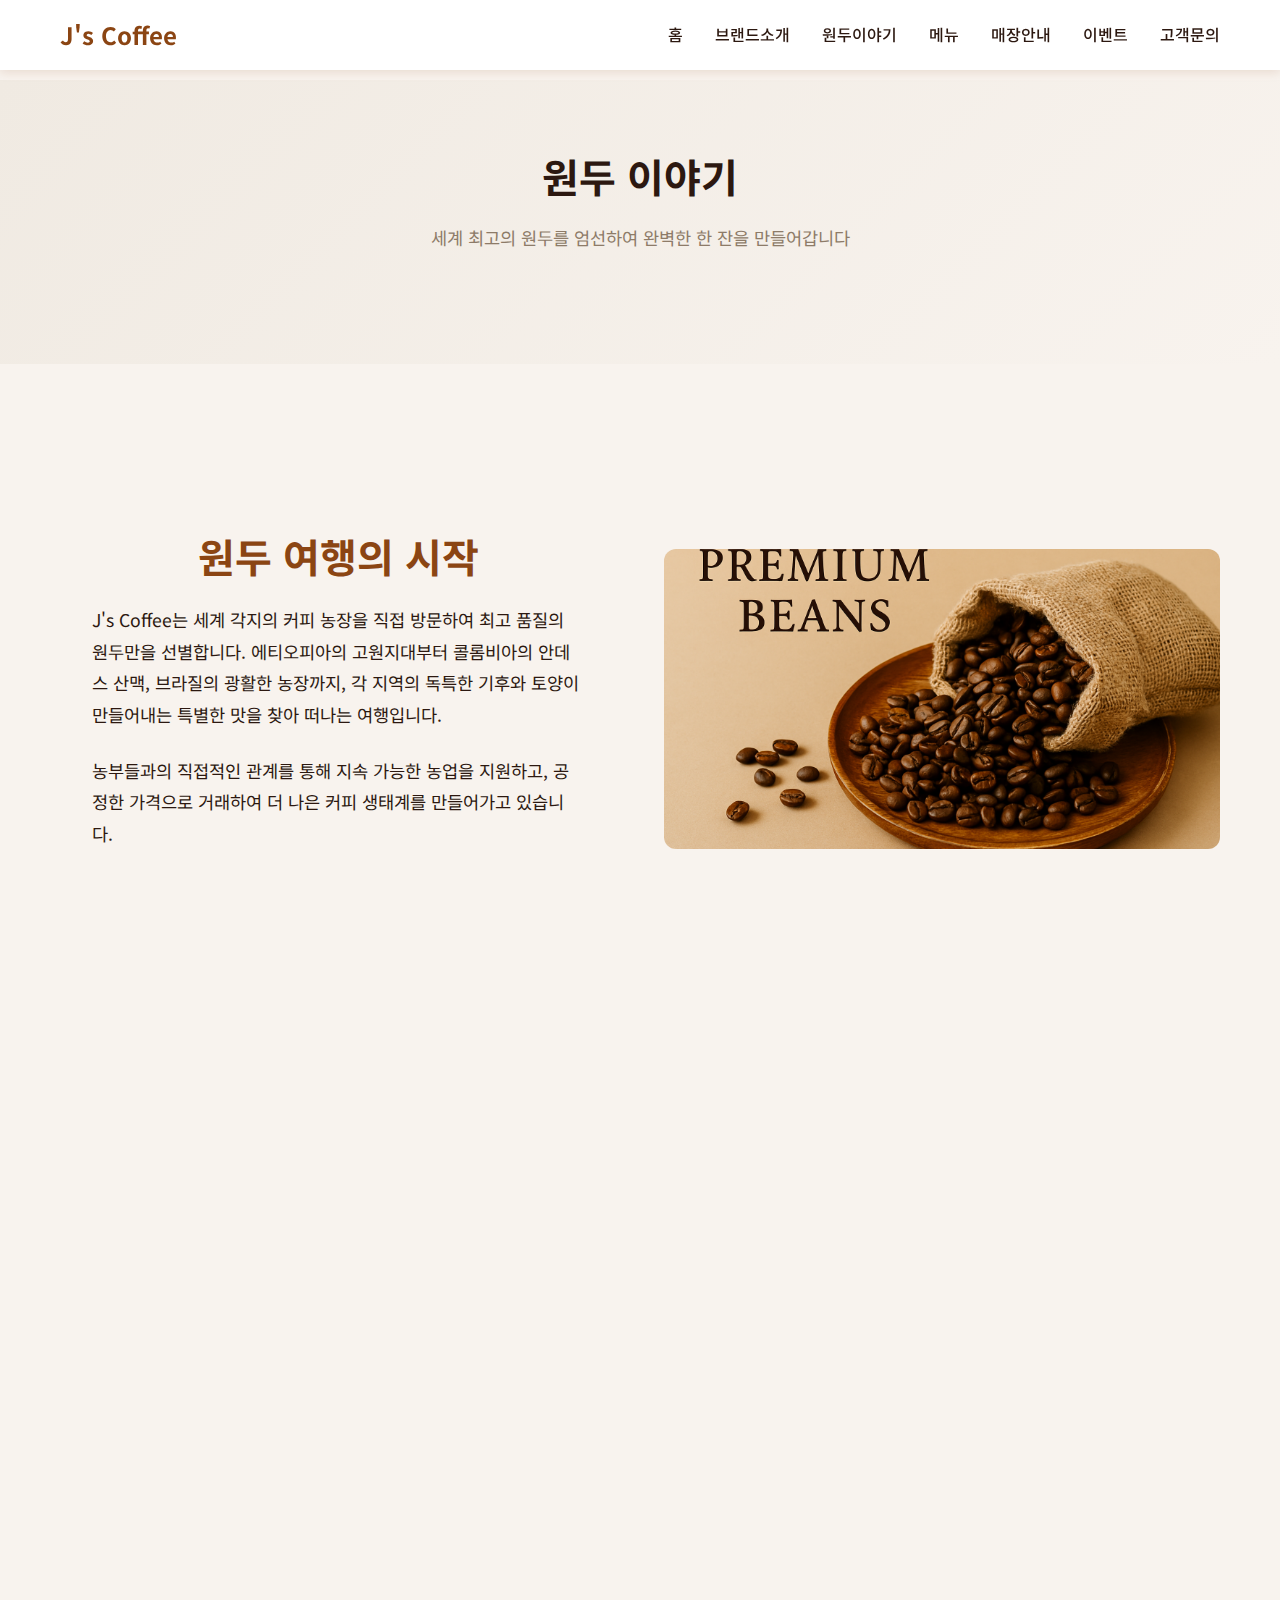
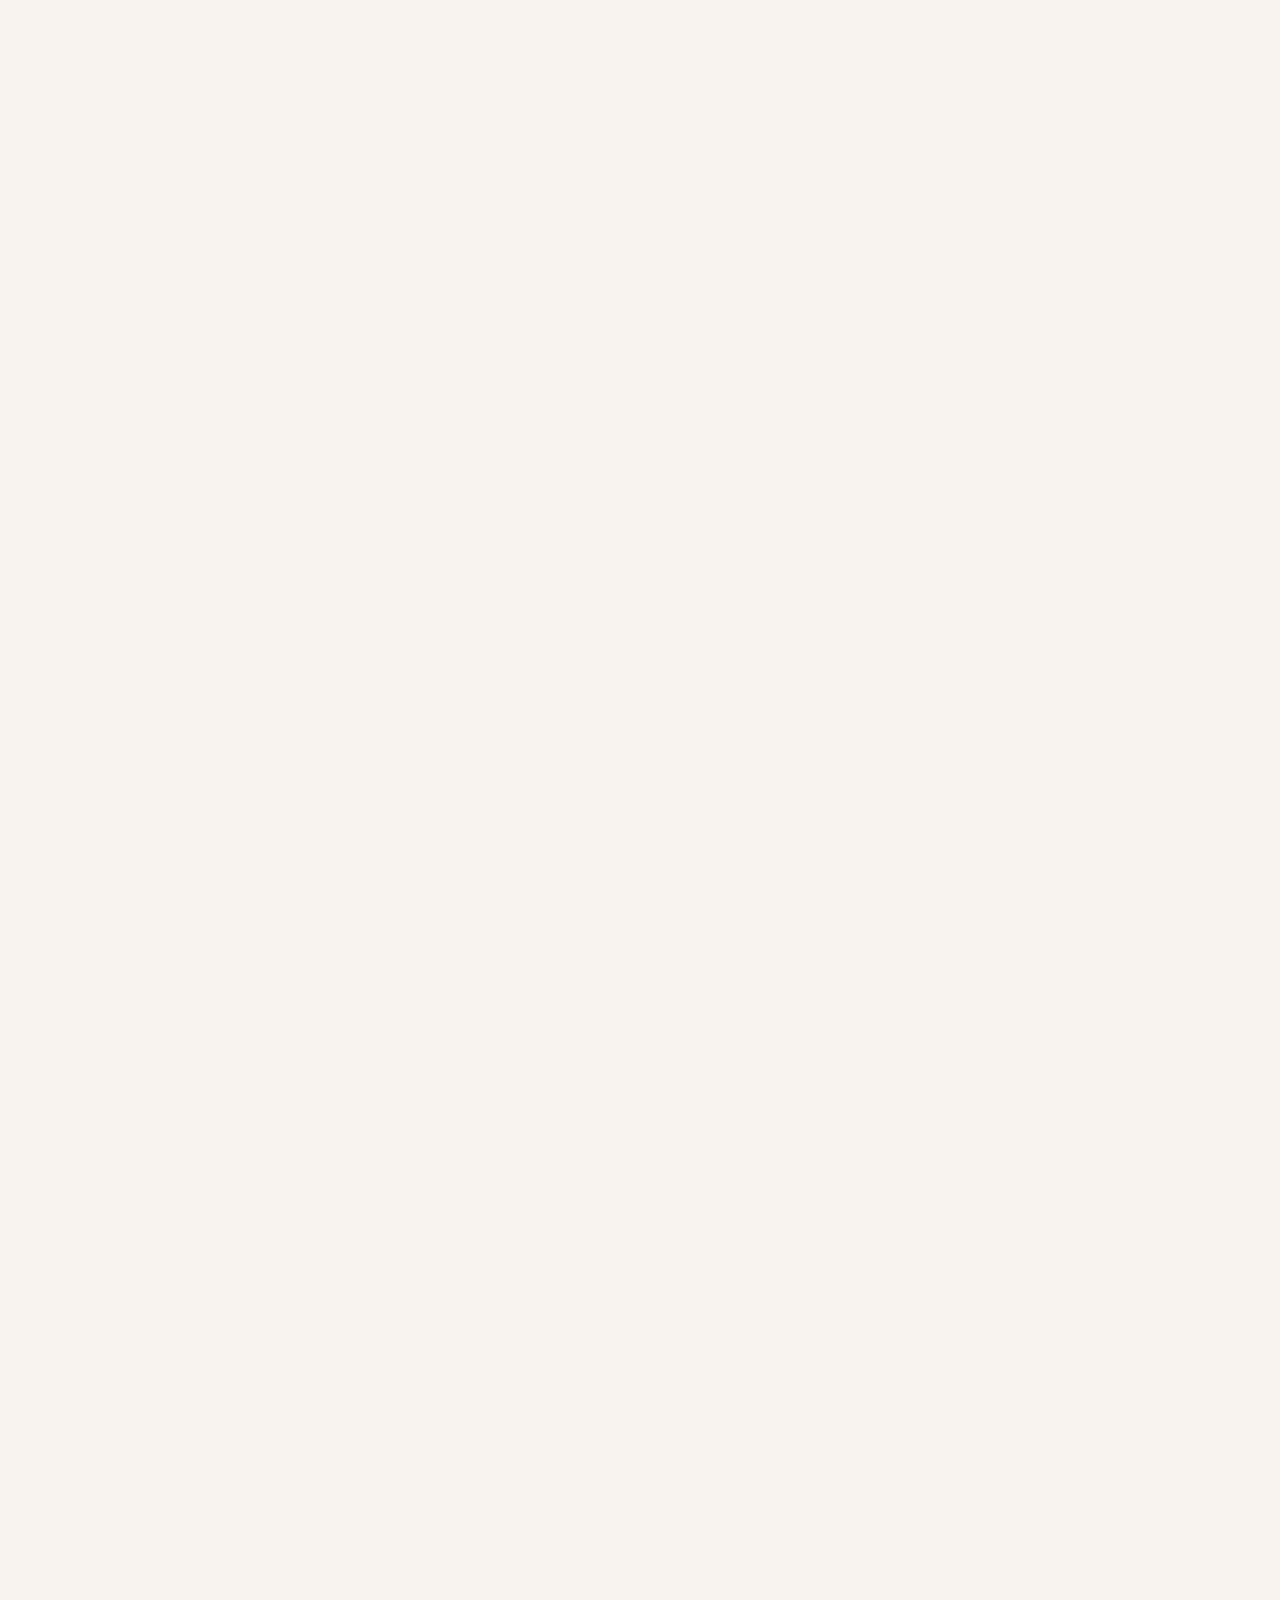
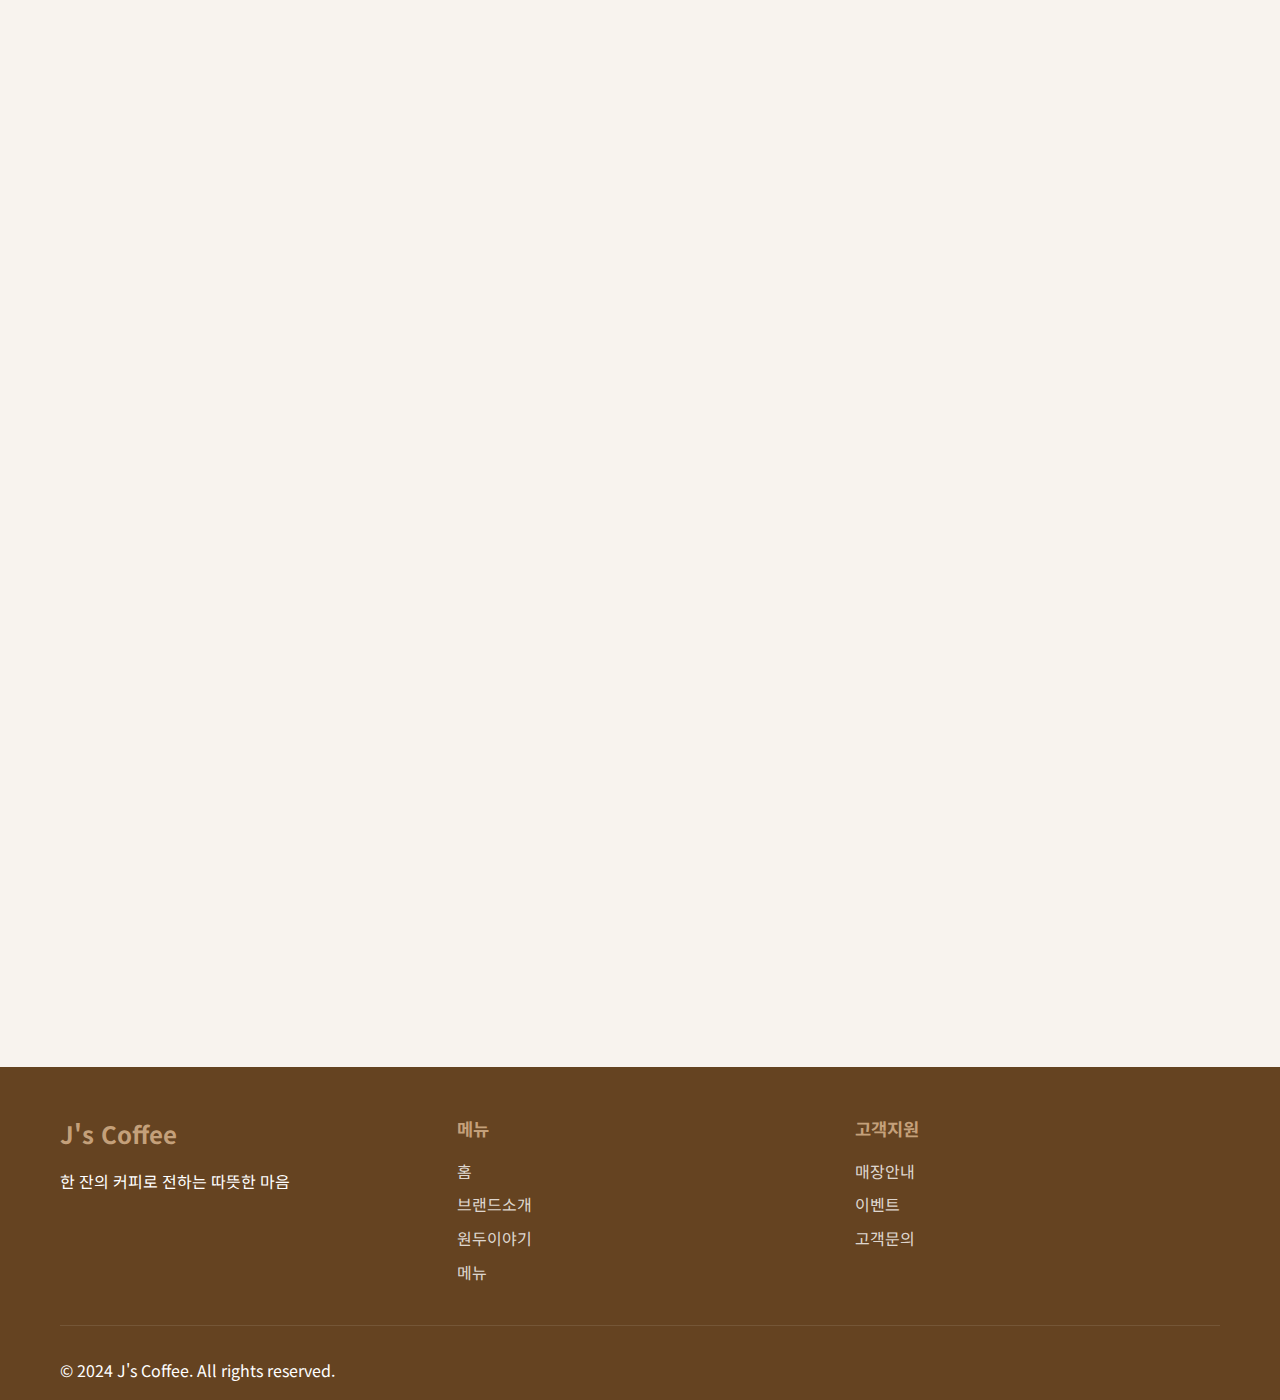
<file: beans.html>
<!DOCTYPE html>
<html lang="ko">
<head>
    <meta charset="UTF-8">
    <meta name="viewport" content="width=device-width, initial-scale=1.0">
    <title>원두이야기 - J's Coffee</title>
    <link href="https://fonts.googleapis.com/css2?family=Noto+Sans+KR:wght@300;400;500;700&display=swap" rel="stylesheet">
    <link rel="stylesheet" href="css/style.css">
    <script src="js/main.js" defer></script>
</head>
<body>
    <header class="header">
        <nav class="navbar">
            <div class="nav-container">
                <div class="logo">
                    <a href="index.html">
                        <span class="logo-text">J's Coffee</span>
                    </a>
                </div>
                <ul class="nav-menu">
                    <li class="nav-item"><a href="index.html" class="nav-link">홈</a></li>
                    <li class="nav-item"><a href="brand.html" class="nav-link">브랜드소개</a></li>
                    <li class="nav-item"><a href="beans.html" class="nav-link active">원두이야기</a></li>
                    <li class="nav-item"><a href="menu.html" class="nav-link">메뉴</a></li>
                    <li class="nav-item"><a href="locations.html" class="nav-link">매장안내</a></li>
                    <li class="nav-item"><a href="event.html" class="nav-link">이벤트</a></li>
                    <li class="nav-item"><a href="contact.html" class="nav-link">고객문의</a></li>
                </ul>
                <div class="hamburger">
                    <span class="hamburger-line"></span>
                    <span class="hamburger-line"></span>
                    <span class="hamburger-line"></span>
                </div>
            </div>
        </nav>
    </header>
    
    <main class="main-content">
        <!-- Hero Section -->
        <section class="section hero-section">
            <div class="container">
                <h1 class="page-title">원두 이야기</h1>
                <p class="section-subtitle">세계 최고의 원두를 엄선하여 완벽한 한 잔을 만들어갑니다</p>
            </div>
        </section>

        <!-- Bean Origin Story -->
        <section class="section">
            <div class="container">
                <div class="story-grid">
                    <div class="story-content">
                        <h2 class="section-title">원두 여행의 시작</h2>
                        <p class="story-text">
                            J's Coffee는 세계 각지의 커피 농장을 직접 방문하여 최고 품질의 원두만을 선별합니다.
                            에티오피아의 고원지대부터 콜롬비아의 안데스 산맥, 브라질의 광활한 농장까지,
                            각 지역의 독특한 기후와 토양이 만들어내는 특별한 맛을 찾아 떠나는 여행입니다.
                        </p>
                        <p class="story-text">
                            농부들과의 직접적인 관계를 통해 지속 가능한 농업을 지원하고,
                            공정한 가격으로 거래하여 더 나은 커피 생태계를 만들어가고 있습니다.
                        </p>
                    </div>
                    <div class="story-image" data-image="images/premium-beans.png" style="background: linear-gradient(135deg, #8B4513, #D2B48C); border-radius: 12px; min-height: 300px;"></div>
                </div>
            </div>
        </section>

        <!-- Premium Beans Collection -->
        <section class="section" style="background-color: var(--beige);">
            <div class="container">
                <h2 class="section-title" style="text-align: center; margin-bottom: 3rem;">프리미엄 원두 컬렉션</h2>
                
                <div class="premium-beans-grid">
                    <div class="premium-bean-card">
                        <div class="bean-image-large" data-image="images/ethiopia-beans.png" style="background: linear-gradient(135deg, #8B4513, #A0522D); border-radius: 16px; height: 250px; margin-bottom: 1.5rem;"></div>
                        <div class="bean-details">
                            <div class="bean-header">
                                <h3 class="bean-name">에티오피아 시다모</h3>
                                <span class="bean-grade">Grade A+</span>
                            </div>
                            <p class="bean-origin">Origin: 에티오피아 시다모 지역</p>
                            <p class="bean-elevation">해발: 1,400~2,000m</p>
                            
                            <div class="bean-description">
                                <p>커피의 원산지 에티오피아에서 온 시다모 원두는 와인과 같은 깊은 산미와 
                                   달콤한 꽃향이 특징입니다. 복숭아, 베리류의 과일향과 
                                   다크 초콜릿의 풍미가 조화롭게 어우러져 우아하고 세련된 맛을 선사합니다.</p>
                            </div>
                            
                            <div class="bean-specs">
                                <div class="spec-item">
                                    <span class="spec-label">블렌딩 비율</span>
                                    <span class="spec-value">40%</span>
                                </div>
                                <div class="spec-item">
                                    <span class="spec-label">로스팅</span>
                                    <span class="spec-value">Medium</span>
                                </div>
                                <div class="spec-item">
                                    <span class="spec-label">가공방식</span>
                                    <span class="spec-value">Natural</span>
                                </div>
                            </div>
                        </div>
                    </div>
                    
                    <div class="premium-bean-card">
                        <div class="bean-image-large" data-image="images/colombia-beans.png" style="background: linear-gradient(135deg, #654321, #8B4513); border-radius: 16px; height: 250px; margin-bottom: 1.5rem;"></div>
                        <div class="bean-details">
                            <div class="bean-header">
                                <h3 class="bean-name">콜롬비아 수프리모</h3>
                                <span class="bean-grade">Grade A+</span>
                            </div>
                            <p class="bean-origin">Origin: 콜롬비아 안데스 산맥</p>
                            <p class="bean-elevation">해발: 1,200~1,800m</p>
                            
                            <div class="bean-description">
                                <p>안데스 산맥의 비옥한 화산토에서 자란 수프리모 원두는 
                                   균형잡힌 바디감과 은은한 단맛이 매력적입니다. 
                                   견과류의 고소함과 캐러멜의 달콤함이 어우러져 
                                   부드럽고 깊은 여운을 남깁니다.</p>
                            </div>
                            
                            <div class="bean-specs">
                                <div class="spec-item">
                                    <span class="spec-label">블렌딩 비율</span>
                                    <span class="spec-value">35%</span>
                                </div>
                                <div class="spec-item">
                                    <span class="spec-label">로스팅</span>
                                    <span class="spec-value">Medium-Dark</span>
                                </div>
                                <div class="spec-item">
                                    <span class="spec-label">가공방식</span>
                                    <span class="spec-value">Washed</span>
                                </div>
                            </div>
                        </div>
                    </div>
                    
                    <div class="premium-bean-card">
                        <div class="bean-image-large" data-image="images/brazil-beans.png" style="background: linear-gradient(135deg, #D2B48C, #DEB887); border-radius: 16px; height: 250px; margin-bottom: 1.5rem;"></div>
                        <div class="bean-details">
                            <div class="bean-header">
                                <h3 class="bean-name">브라질 산토스</h3>
                                <span class="bean-grade">Grade A</span>
                            </div>
                            <p class="bean-origin">Origin: 브라질 상파울루</p>
                            <p class="bean-elevation">해발: 800~1,200m</p>
                            
                            <div class="bean-description">
                                <p>브라질의 대표적인 항구 도시 산토스에서 출하되는 클래식한 원두로, 
                                   부드럽고 깔끔한 맛이 특징입니다. 낮은 산미와 적당한 바디감으로 
                                   블렌딩의 기본이 되며, 초콜릿과 견과류의 고소한 풍미가 일품입니다.</p>
                            </div>
                            
                            <div class="bean-specs">
                                <div class="spec-item">
                                    <span class="spec-label">블렌딩 비율</span>
                                    <span class="spec-value">25%</span>
                                </div>
                                <div class="spec-item">
                                    <span class="spec-label">로스팅</span>
                                    <span class="spec-value">Medium</span>
                                </div>
                                <div class="spec-item">
                                    <span class="spec-label">가공방식</span>
                                    <span class="spec-value">Natural</span>
                                </div>
                            </div>
                        </div>
                    </div>
                </div>
            </div>
        </section>

        <!-- Flavor Profile -->
        <section class="section">
            <div class="container">
                <h2 class="section-title" style="text-align: center;">J's Coffee 시그니처 블렌드 풍미 프로필</h2>
                <p class="section-subtitle" style="text-align: center; margin-bottom: 3rem;">세 가지 프리미엄 원두의 완벽한 조화</p>
                
                <div class="flavor-analysis">
                    <div class="flavor-chart-container">
                        <h3 class="chart-title">맛의 균형</h3>
                        <div class="flavor-chart">
                            <div class="flavor-item">
                                <label>산미 (Acidity)</label>
                                <div class="flavor-bar">
                                    <div class="flavor-fill" style="width: 70%; background: linear-gradient(90deg, #FF6B6B, #FF8E8E);"></div>
                                </div>
                                <span class="flavor-value">7.0</span>
                            </div>
                            <div class="flavor-item">
                                <label>바디감 (Body)</label>
                                <div class="flavor-bar">
                                    <div class="flavor-fill" style="width: 85%; background: linear-gradient(90deg, #4ECDC4, #7BDDD8);"></div>
                                </div>
                                <span class="flavor-value">8.5</span>
                            </div>
                            <div class="flavor-item">
                                <label>단맛 (Sweetness)</label>
                                <div class="flavor-bar">
                                    <div class="flavor-fill" style="width: 75%; background: linear-gradient(90deg, #FFD93D, #FFE066);"></div>
                                </div>
                                <span class="flavor-value">7.5</span>
                            </div>
                            <div class="flavor-item">
                                <label>향 (Aroma)</label>
                                <div class="flavor-bar">
                                    <div class="flavor-fill" style="width: 90%; background: linear-gradient(90deg, #A8E6CF, #C7F0DB);"></div>
                                </div>
                                <span class="flavor-value">9.0</span>
                            </div>
                            <div class="flavor-item">
                                <label>쓴맛 (Bitterness)</label>
                                <div class="flavor-bar">
                                    <div class="flavor-fill" style="width: 60%; background: linear-gradient(90deg, #8B4513, #A0522D);"></div>
                                </div>
                                <span class="flavor-value">6.0</span>
                            </div>
                        </div>
                    </div>
                    
                    <div class="flavor-notes">
                        <h3 class="notes-title">테이스팅 노트</h3>
                        <div class="notes-grid">
                            <div class="note-category">
                                <h4>향미 (Flavor)</h4>
                                <ul>
                                    <li>다크 초콜릿</li>
                                    <li>캐러멜</li>
                                    <li>견과류</li>
                                    <li>베리류</li>
                                </ul>
                            </div>
                            <div class="note-category">
                                <h4>아로마 (Aroma)</h4>
                                <ul>
                                    <li>꽃향</li>
                                    <li>과일향</li>
                                    <li>로스팅 향</li>
                                    <li>스파이시</li>
                                </ul>
                            </div>
                            <div class="note-category">
                                <h4>후미 (Aftertaste)</h4>
                                <ul>
                                    <li>달콤한 여운</li>
                                    <li>깔끔한 마무리</li>
                                    <li>부드러운 텍스처</li>
                                    <li>긴 지속성</li>
                                </ul>
                            </div>
                        </div>
                    </div>
                </div>
            </div>
        </section>

        <!-- Roasting Process -->
        <section class="section" style="background-color: var(--beige);">
            <div class="container">
                <h2 class="section-title" style="text-align: center;">로스팅 마스터리</h2>
                <p class="section-subtitle" style="text-align: center; margin-bottom: 3rem;">20년 경력의 로스팅 마스터가 만들어내는 완벽한 한 잔</p>
                
                <div class="roasting-process">
                    <div class="process-step">
                        <div class="step-visual" style="background: linear-gradient(135deg, #8B4513, #A0522D); border-radius: 50%; width: 80px; height: 80px; display: flex; align-items: center; justify-content: center; color: white; font-size: 2rem; font-weight: bold;">1</div>
                        <div class="step-content">
                            <h3>프리미엄 생두 선별</h3>
                            <p>최고 품질의 생두만을 엄선하여 결점두를 완전히 제거합니다. 크기, 색상, 모양을 꼼꼼히 검사하여 완벽한 원두만을 선별합니다.</p>
                        </div>
                    </div>
                    
                    <div class="process-step">
                        <div class="step-visual" style="background: linear-gradient(135deg, #A0522D, #CD853F); border-radius: 50%; width: 80px; height: 80px; display: flex; align-items: center; justify-content: center; color: white; font-size: 2rem; font-weight: bold;">2</div>
                        <div class="step-content">
                            <h3>정밀 로스팅</h3>
                            <p>원두별 특성에 맞는 최적의 온도와 시간으로 로스팅합니다. 1차 크랙과 2차 크랙 사이의 완벽한 포인트를 찾아 원두 본연의 풍미를 극대화합니다.</p>
                        </div>
                    </div>
                    
                    <div class="process-step">
                        <div class="step-visual" style="background: linear-gradient(135deg, #CD853F, #DEB887); border-radius: 50%; width: 80px; height: 80px; display: flex; align-items: center; justify-content: center; color: white; font-size: 2rem; font-weight: bold;">3</div>
                        <div class="step-content">
                            <h3>급속 냉각</h3>
                            <p>로스팅 직후 특수 냉각 시스템으로 원두를 빠르게 냉각시켜 과도한 로스팅을 방지하고 최적의 상태를 유지합니다.</p>
                        </div>
                    </div>
                    
                    <div class="process-step">
                        <div class="step-visual" style="background: linear-gradient(135deg, #DEB887, #F5DEB3); border-radius: 50%; width: 80px; height: 80px; display: flex; align-items: center; justify-content: center; color: #8B4513; font-size: 2rem; font-weight: bold;">4</div>
                        <div class="step-content">
                            <h3>숙성 & 품질 검증</h3>
                            <p>24시간 숙성 과정을 거쳐 원두의 맛이 안정화되면, 전문 바리스타의 커핑 테스트를 통해 최종 품질을 검증합니다.</p>
                        </div>
                    </div>
                </div>
            </div>
        </section>

        <!-- Quality Promise -->
        <section class="section">
            <div class="container">
                <div class="quality-promise">
                    <div class="promise-content">
                        <h2 class="section-title">J's Coffee의 품질 약속</h2>
                        <div class="promise-text">
                            <p>우리는 단순히 커피를 판매하는 것이 아니라, 한 잔의 커피를 통해 특별한 경험을 선사합니다.</p>
                            <p>농장에서 컵까지, 모든 과정에서 타협하지 않는 품질 관리를 통해 언제나 최고의 맛을 보장합니다.</p>
                        </div>
                        <div class="promise-features">
                            <div class="feature-item">
                                <h4>신선함 보장</h4>
                                <p>로스팅 후 48시간 이내에만 판매</p>
                            </div>
                            <div class="feature-item">
                                <h4>원산지 투명성</h4>
                                <p>모든 원두의 농장과 가공 과정 공개</p>
                            </div>
                            <div class="feature-item">
                                <h4>지속가능성</h4>
                                <p>공정무역과 친환경 농법 지원</p>
                            </div>
                        </div>
                    </div>
                    <div class="promise-image" data-image="images/expert-roasting.png" style="background: linear-gradient(135deg, #8B4513, #D2B48C); border-radius: 12px; min-height: 400px;"></div>
                </div>
            </div>
        </section>
    </main>
    
    <footer class="footer">
        <div class="container">
            <div class="footer-content">
                <div class="footer-section">
                    <h3 class="footer-title">J's Coffee</h3>
                    <p class="footer-description">한 잔의 커피로 전하는 따뜻한 마음</p>
                </div>
                
                <div class="footer-section">
                    <h4 class="footer-subtitle">메뉴</h4>
                    <ul class="footer-links">
                        <li><a href="index.html">홈</a></li>
                        <li><a href="brand.html">브랜드소개</a></li>
                        <li><a href="beans.html">원두이야기</a></li>
                        <li><a href="menu.html">메뉴</a></li>
                    </ul>
                </div>
                
                <div class="footer-section">
                    <h4 class="footer-subtitle">고객지원</h4>
                    <ul class="footer-links">
                        <li><a href="locations.html">매장안내</a></li>
                        <li><a href="event.html">이벤트</a></li>
                        <li><a href="contact.html">고객문의</a></li>
                    </ul>
                </div>
            </div>
            
            <div class="footer-bottom">
                <p>&copy; 2024 J's Coffee. All rights reserved.</p>
            </div>
        </div>
    </footer>
</body>
</html>
</file>
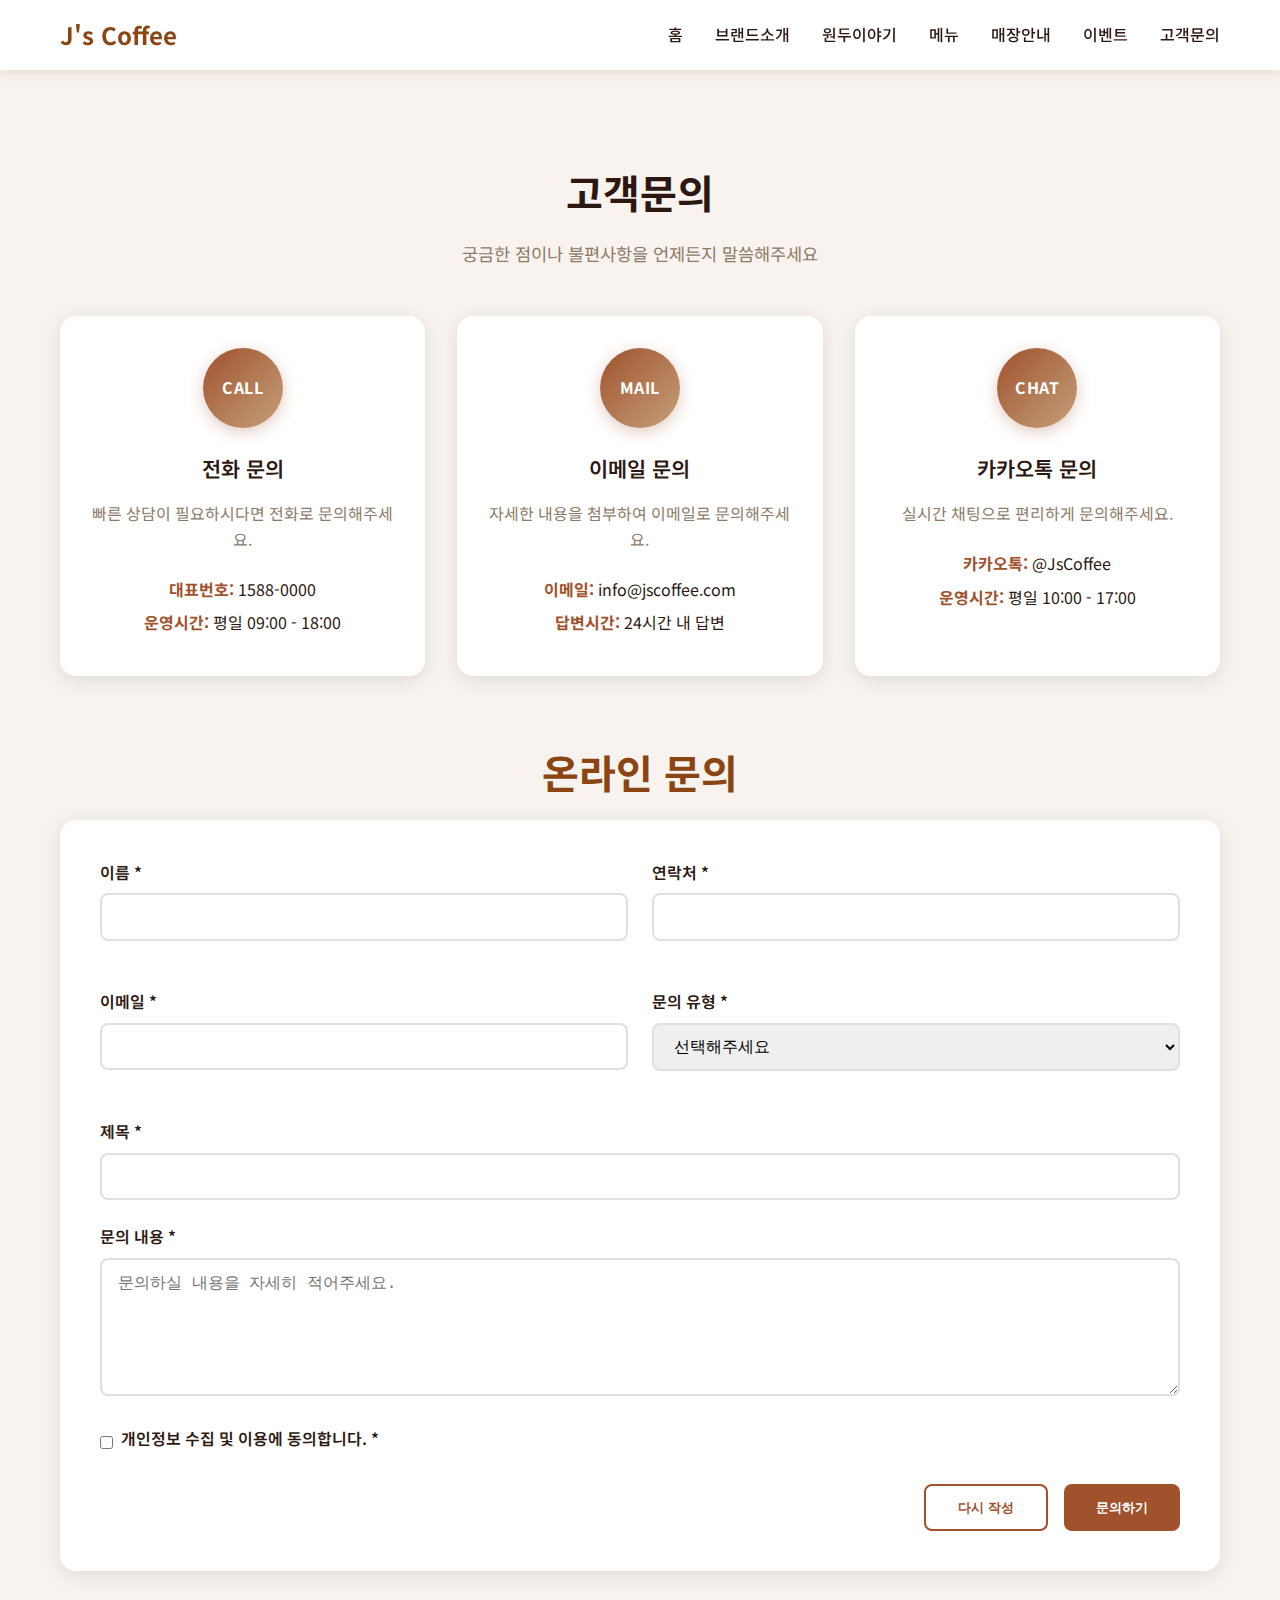
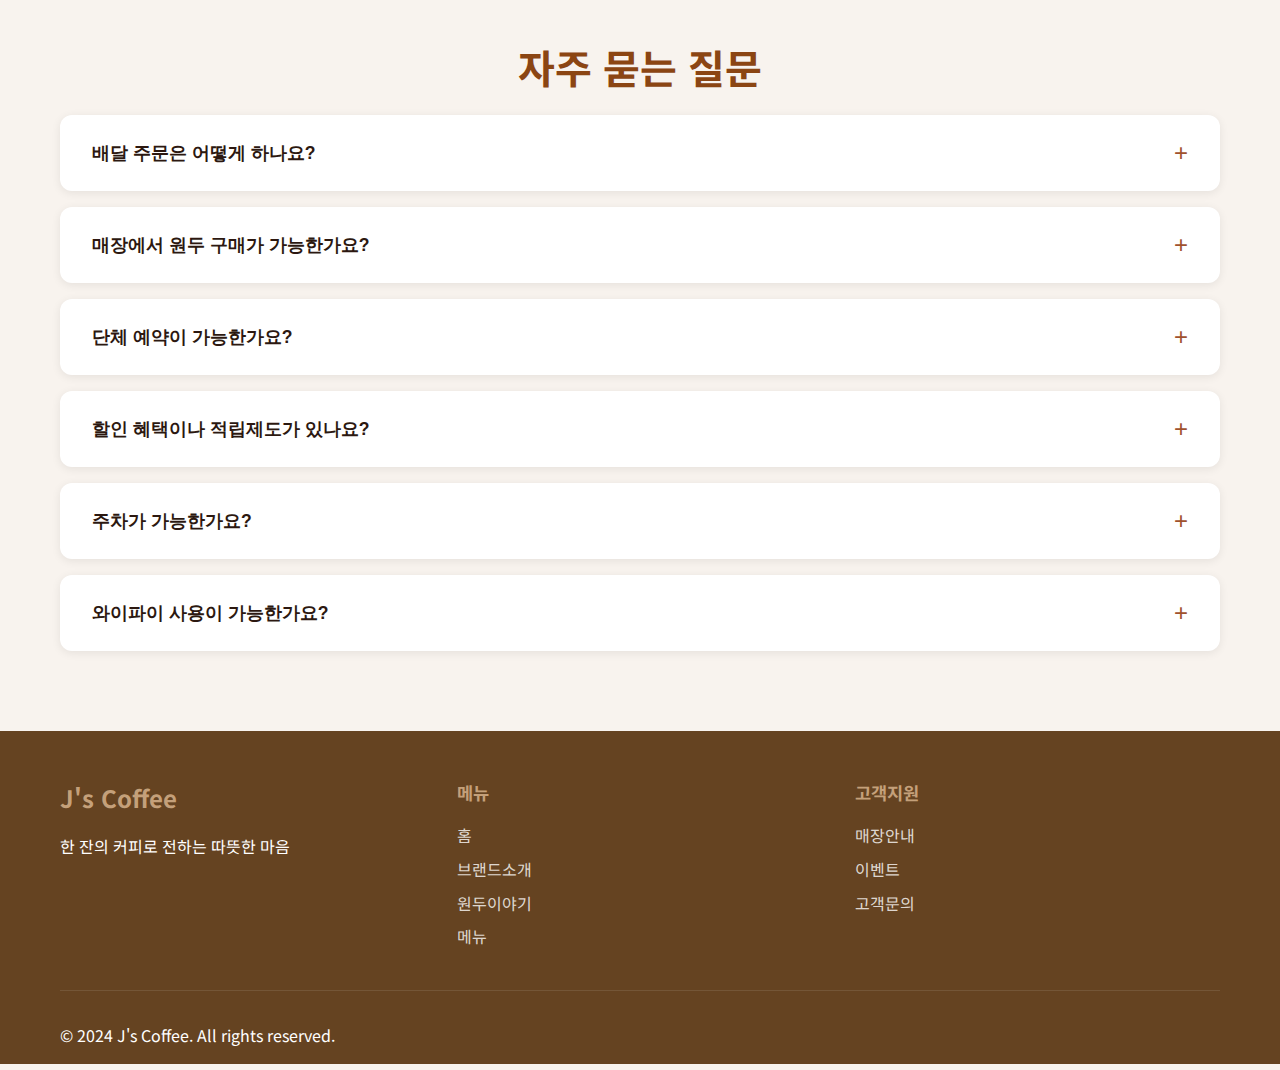
<file: contact.html>
<!DOCTYPE html>
<html lang="ko">
<head>
    <meta charset="UTF-8">
    <meta name="viewport" content="width=device-width, initial-scale=1.0">
    <title>고객문의 - J's Coffee</title>
    <link href="https://fonts.googleapis.com/css2?family=Noto+Sans+KR:wght@300;400;500;700&display=swap" rel="stylesheet">
    <link rel="stylesheet" href="css/style.css">
    <script src="js/main.js" defer></script>
</head>
<body>
    <header class="header">
        <nav class="navbar">
            <div class="nav-container">
                <div class="logo">
                    <a href="index.html">
                        <span class="logo-text">J's Coffee</span>
                    </a>
                </div>
                <ul class="nav-menu">
                    <li class="nav-item"><a href="index.html" class="nav-link">홈</a></li>
                    <li class="nav-item"><a href="brand.html" class="nav-link">브랜드소개</a></li>
                    <li class="nav-item"><a href="beans.html" class="nav-link">원두이야기</a></li>
                    <li class="nav-item"><a href="menu.html" class="nav-link">메뉴</a></li>
                    <li class="nav-item"><a href="locations.html" class="nav-link">매장안내</a></li>
                    <li class="nav-item"><a href="event.html" class="nav-link">이벤트</a></li>
                    <li class="nav-item"><a href="contact.html" class="nav-link active">고객문의</a></li>
                </ul>
                <div class="hamburger">
                    <span class="hamburger-line"></span>
                    <span class="hamburger-line"></span>
                    <span class="hamburger-line"></span>
                </div>
            </div>
        </nav>
    </header>
    
    <main class="main-content">
        <section class="section">
            <div class="container">
                <h1 class="page-title">고객문의</h1>
                <p class="section-subtitle">궁금한 점이나 불편사항을 언제든지 말씀해주세요</p>
                
                <div class="contact-methods">
                    <div class="contact-method">
                        <div class="method-icon">
                            <span class="icon-text">CALL</span>
                        </div>
                        <h3 class="method-title">전화 문의</h3>
                        <p class="method-description">빠른 상담이 필요하시다면 전화로 문의해주세요.</p>
                        <div class="method-details">
                            <p><strong>대표번호:</strong> 1588-0000</p>
                            <p><strong>운영시간:</strong> 평일 09:00 - 18:00</p>
                        </div>
                    </div>
                    
                    <div class="contact-method">
                        <div class="method-icon">
                            <span class="icon-text">MAIL</span>
                        </div>
                        <h3 class="method-title">이메일 문의</h3>
                        <p class="method-description">자세한 내용을 첨부하여 이메일로 문의해주세요.</p>
                        <div class="method-details">
                            <p><strong>이메일:</strong> info@jscoffee.com</p>
                            <p><strong>답변시간:</strong> 24시간 내 답변</p>
                        </div>
                    </div>
                    
                    <div class="contact-method">
                        <div class="method-icon">
                            <span class="icon-text">CHAT</span>
                        </div>
                        <h3 class="method-title">카카오톡 문의</h3>
                        <p class="method-description">실시간 채팅으로 편리하게 문의해주세요.</p>
                        <div class="method-details">
                            <p><strong>카카오톡:</strong> @JsCoffee</p>
                            <p><strong>운영시간:</strong> 평일 10:00 - 17:00</p>
                        </div>
                    </div>
                </div>
                
                <div class="contact-form-section">
                    <h2 class="section-title">온라인 문의</h2>
                    <form class="contact-form" id="contactForm" action="contact" method="post">
                        <div class="form-row">
                            <div class="form-group">
                                <label for="name">이름 *</label>
                                <input type="text" id="name" name="name" required>
                            </div>
                            <div class="form-group">
                                <label for="phone">연락처 *</label>
                                <input type="tel" id="phone" name="phone" required>
                            </div>
                        </div>
                        
                        <div class="form-row">
                            <div class="form-group">
                                <label for="email">이메일 *</label>
                                <input type="email" id="email" name="email" required>
                            </div>
                            <div class="form-group">
                                <label for="category">문의 유형 *</label>
                                <select id="category" name="category" required>
                                    <option value="">선택해주세요</option>
                                    <option value="menu">메뉴 문의</option>
                                    <option value="store">매장 문의</option>
                                    <option value="order">주문 문의</option>
                                    <option value="complaint">불만/개선사항</option>
                                    <option value="suggestion">제안사항</option>
                                    <option value="other">기타</option>
                                </select>
                            </div>
                        </div>
                        
                        <div class="form-group">
                            <label for="subject">제목 *</label>
                            <input type="text" id="subject" name="subject" required>
                        </div>
                        
                        <div class="form-group">
                            <label for="message">문의 내용 *</label>
                            <textarea id="message" name="message" rows="6" required placeholder="문의하실 내용을 자세히 적어주세요."></textarea>
                        </div>
                        
                        <div class="form-group">
                            <div class="checkbox-group">
                                <input type="checkbox" id="privacy" name="privacy" required>
                                <label for="privacy">개인정보 수집 및 이용에 동의합니다. *</label>
                            </div>
                        </div>
                        
                        <div class="form-actions">
                            <button type="reset" class="btn-secondary">다시 작성</button>
                            <button type="submit" class="btn-primary">문의하기</button>
                        </div>
                    </form>
                </div>
                
                <div class="faq-section">
                    <h2 class="section-title">자주 묻는 질문</h2>
                    <div class="faq-list">
                        <div class="faq-item">
                            <button class="faq-question">
                                <span>배달 주문은 어떻게 하나요?</span>
                                <span class="faq-toggle">+</span>
                            </button>
                            <div class="faq-answer">
                                <p>배달앱(배달의민족, 요기요)을 통해 주문하실 수 있습니다. 
                                또한 곧 출시될 J's Coffee 공식 앱에서도 배달 주문이 가능합니다.</p>
                            </div>
                        </div>
                        
                        <div class="faq-item">
                            <button class="faq-question">
                                <span>매장에서 원두 구매가 가능한가요?</span>
                                <span class="faq-toggle">+</span>
                            </button>
                            <div class="faq-answer">
                                <p>네, 모든 매장에서 원두 구매가 가능합니다. 
                                특히 성수점에는 로스터리가 있어 갓 볶은 신선한 원두를 구매하실 수 있습니다.</p>
                            </div>
                        </div>
                        
                        <div class="faq-item">
                            <button class="faq-question">
                                <span>단체 예약이 가능한가요?</span>
                                <span class="faq-toggle">+</span>
                            </button>
                            <div class="faq-answer">
                                <p>강남점에 단체석이 마련되어 있어 10명 이상 단체 예약이 가능합니다. 
                                최소 1일 전 예약 바랍니다. (전화: 02-1234-5678)</p>
                            </div>
                        </div>
                        
                        <div class="faq-item">
                            <button class="faq-question">
                                <span>할인 혜택이나 적립제도가 있나요?</span>
                                <span class="faq-toggle">+</span>
                            </button>
                            <div class="faq-answer">
                                <p>스탬프 적립제도(커피 10잔 구매 시 1잔 무료)와 개인 텀블러 지참 시 500원 할인 혜택이 있습니다. 
                                또한 학생할인, 시즌 이벤트 등 다양한 혜택을 제공합니다.</p>
                            </div>
                        </div>
                        
                        <div class="faq-item">
                            <button class="faq-question">
                                <span>주차가 가능한가요?</span>
                                <span class="faq-toggle">+</span>
                            </button>
                            <div class="faq-answer">
                                <p>강남점에만 지하 주차장이 있으며, 2시간 무료 주차가 가능합니다. 
                                다른 매장은 인근 공영주차장을 이용해주시기 바랍니다.</p>
                            </div>
                        </div>
                        
                        <div class="faq-item">
                            <button class="faq-question">
                                <span>와이파이 사용이 가능한가요?</span>
                                <span class="faq-toggle">+</span>
                            </button>
                            <div class="faq-answer">
                                <p>모든 매장에서 무료 와이파이를 제공합니다. 
                                네트워크명: JsCoffee_Free, 비밀번호는 매장 직원에게 문의해주세요.</p>
                            </div>
                        </div>
                    </div>
                </div>
            </div>
        </section>
    </main>
    
    <footer class="footer">
        <div class="container">
            <div class="footer-content">
                <div class="footer-section">
                    <h3 class="footer-title">J's Coffee</h3>
                    <p class="footer-description">한 잔의 커피로 전하는 따뜻한 마음</p>
                </div>
                
                <div class="footer-section">
                    <h4 class="footer-subtitle">메뉴</h4>
                    <ul class="footer-links">
                        <li><a href="index.html">홈</a></li>
                        <li><a href="brand.html">브랜드소개</a></li>
                        <li><a href="beans.html">원두이야기</a></li>
                        <li><a href="menu.html">메뉴</a></li>
                    </ul>
                </div>
                
                <div class="footer-section">
                    <h4 class="footer-subtitle">고객지원</h4>
                    <ul class="footer-links">
                        <li><a href="locations.html">매장안내</a></li>
                        <li><a href="event.html">이벤트</a></li>
                        <li><a href="contact.html">고객문의</a></li>
                    </ul>
                </div>
            </div>
            
            <div class="footer-bottom">
                <p>&copy; 2024 J's Coffee. All rights reserved.</p>
            </div>
        </div>
    </footer>
</body>
</html>
</file>
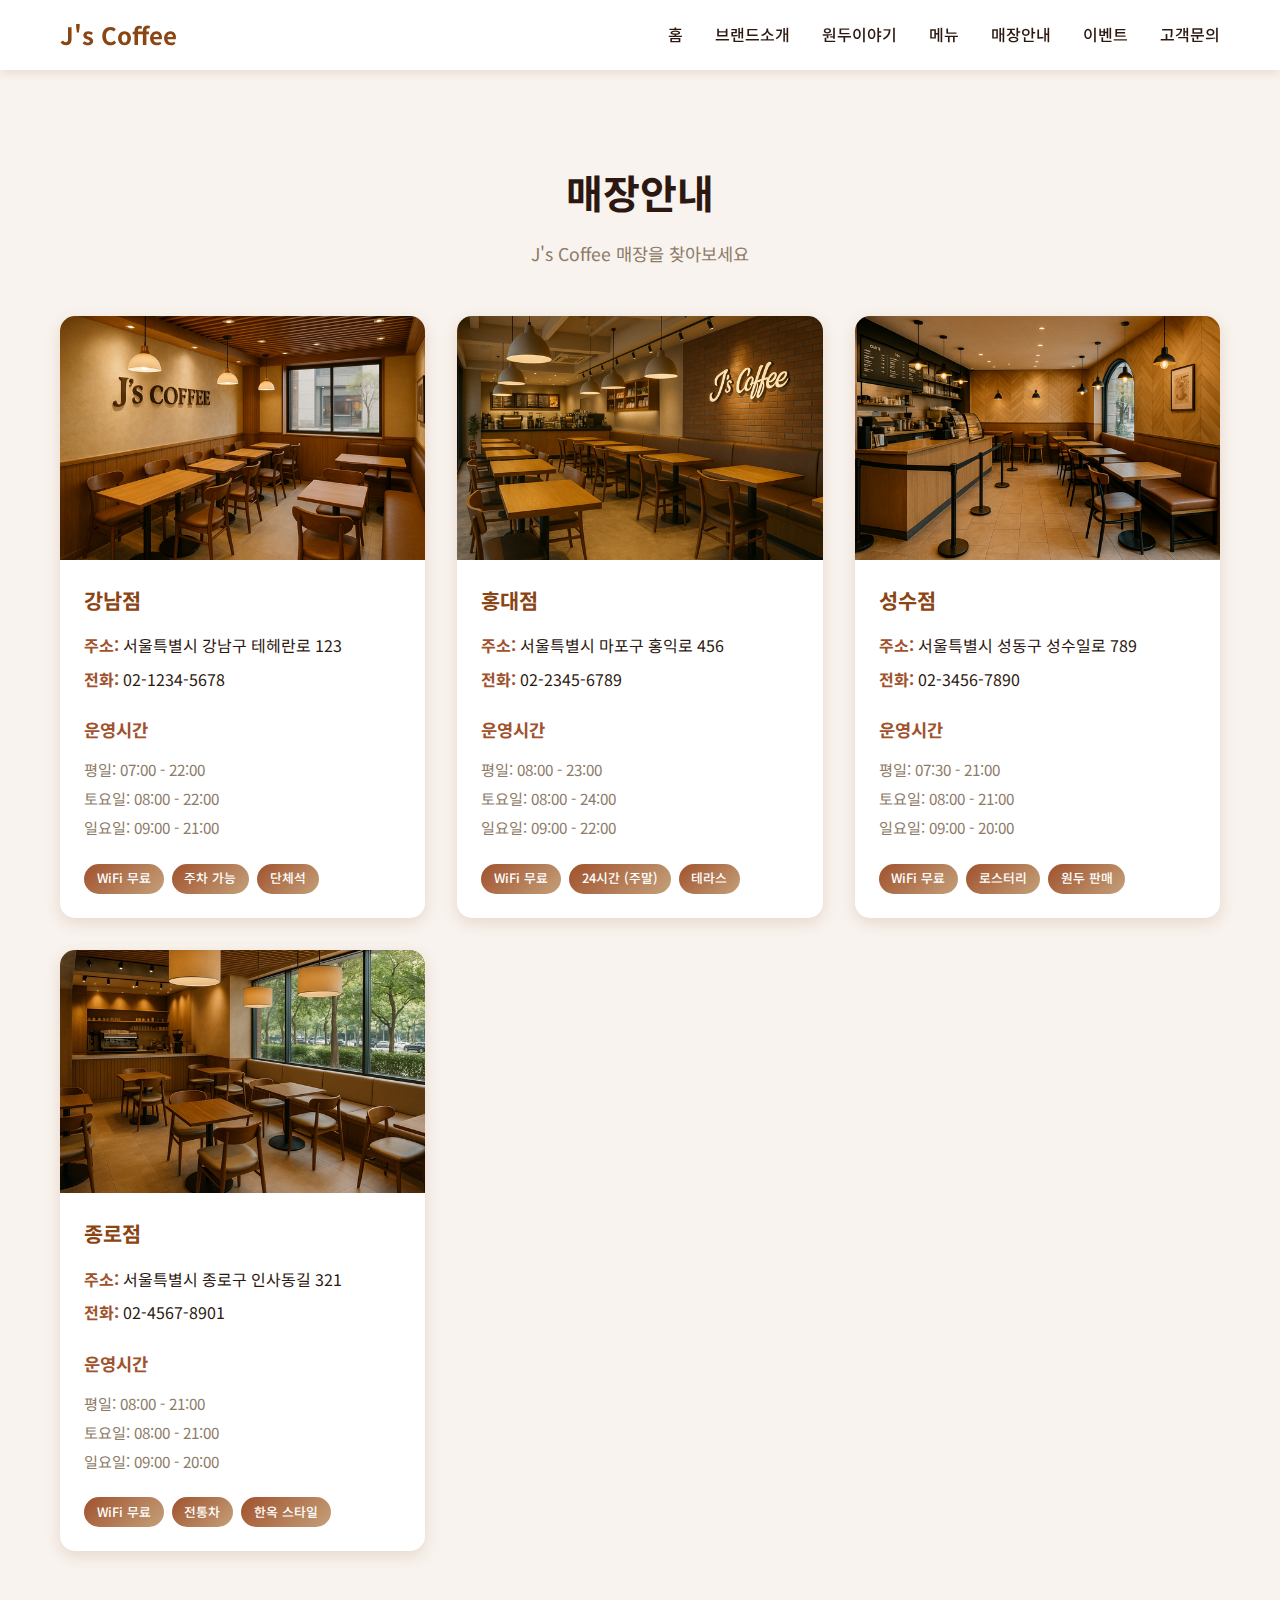
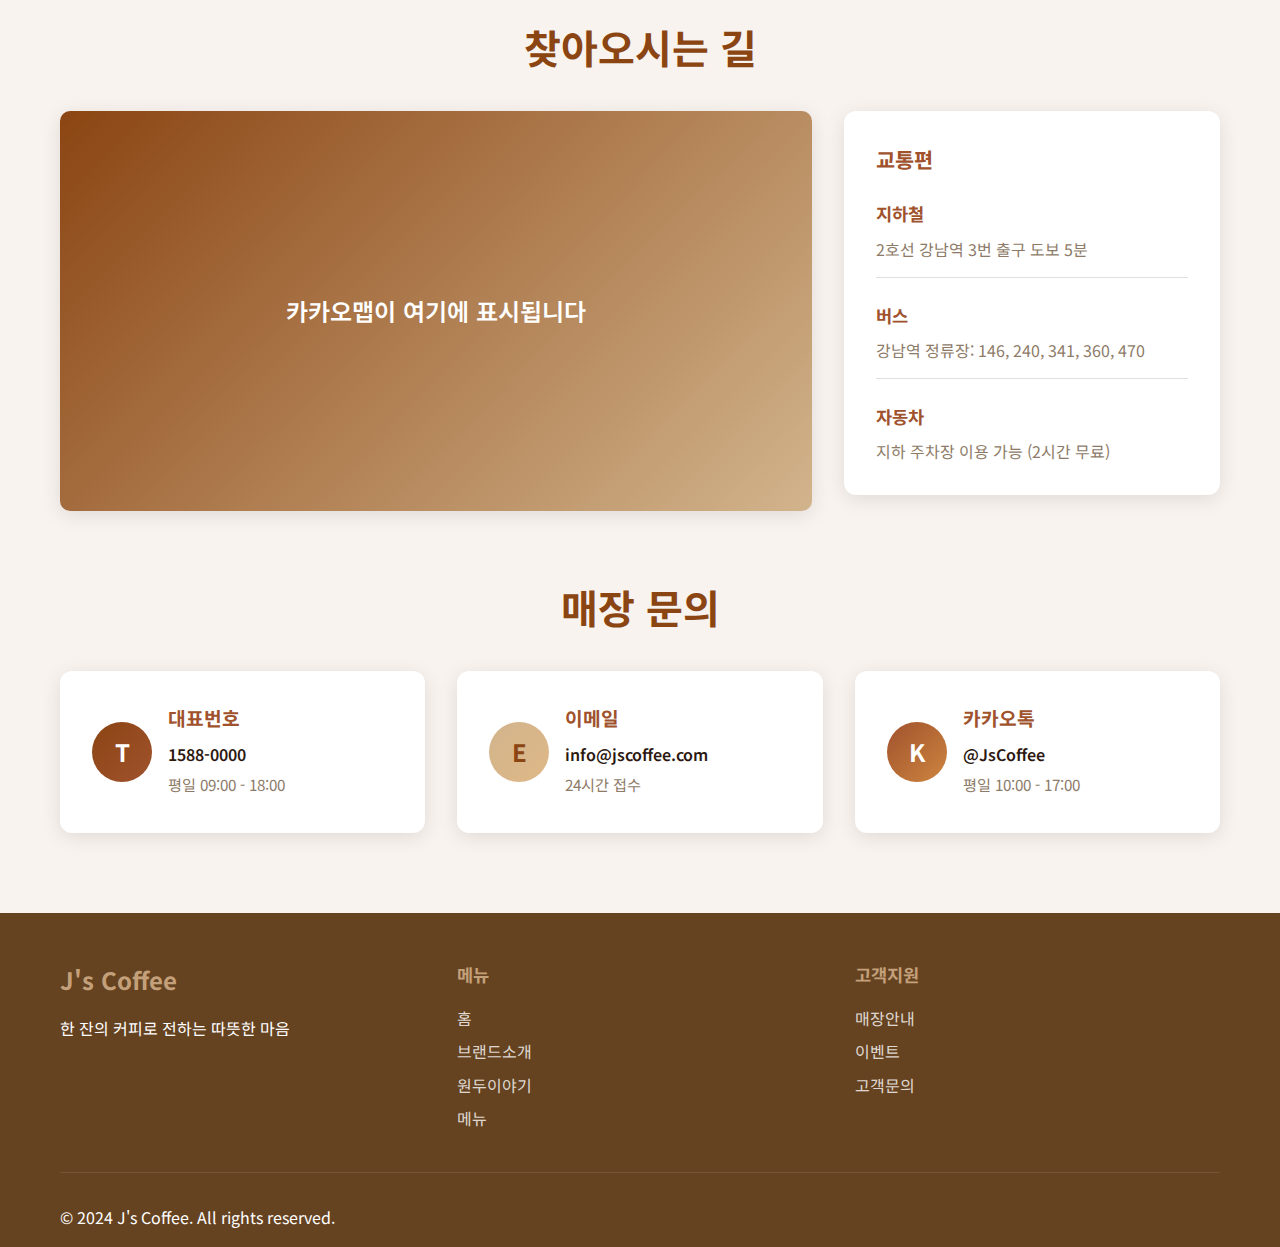
<file: locations.html>
<!DOCTYPE html>
<html lang="ko">
<head>
    <meta charset="UTF-8">
    <meta name="viewport" content="width=device-width, initial-scale=1.0">
    <title>매장안내 - J's Coffee</title>
    <link href="https://fonts.googleapis.com/css2?family=Noto+Sans+KR:wght@300;400;500;700&display=swap" rel="stylesheet">
    <link rel="stylesheet" href="css/style.css">
    <script src="js/main.js" defer></script>
</head>
<body>
    <header class="header">
        <nav class="navbar">
            <div class="nav-container">
                <div class="logo">
                    <a href="index.html">
                        <span class="logo-text">J's Coffee</span>
                    </a>
                </div>
                <ul class="nav-menu">
                    <li class="nav-item"><a href="index.html" class="nav-link">홈</a></li>
                    <li class="nav-item"><a href="brand.html" class="nav-link">브랜드소개</a></li>
                    <li class="nav-item"><a href="beans.html" class="nav-link">원두이야기</a></li>
                    <li class="nav-item"><a href="menu.html" class="nav-link">메뉴</a></li>
                    <li class="nav-item"><a href="locations.html" class="nav-link active">매장안내</a></li>
                    <li class="nav-item"><a href="event.html" class="nav-link">이벤트</a></li>
                    <li class="nav-item"><a href="contact.html" class="nav-link">고객문의</a></li>
                </ul>
                <div class="hamburger">
                    <span class="hamburger-line"></span>
                    <span class="hamburger-line"></span>
                    <span class="hamburger-line"></span>
                </div>
            </div>
        </nav>
    </header>
    
    <main class="main-content">
        <section class="section">
            <div class="container">
                <h1 class="page-title">매장안내</h1>
                <p class="section-subtitle">J's Coffee 매장을 찾아보세요</p>
                
                <div class="location-grid">
                    <div class="location-card">
                        <div class="location-image" data-image="images/store-gangnam.png" style="background: linear-gradient(135deg, #8B4513, #D2B48C);"></div>
                        <div class="location-info">
                            <h3 class="location-name">강남점</h3>
                            <div class="location-address">
                                <p><strong>주소:</strong> 서울특별시 강남구 테헤란로 123</p>
                                <p><strong>전화:</strong> 02-1234-5678</p>
                            </div>
                            <div class="location-hours">
                                <h4>운영시간</h4>
                                <ul>
                                    <li>평일: 07:00 - 22:00</li>
                                    <li>토요일: 08:00 - 22:00</li>
                                    <li>일요일: 09:00 - 21:00</li>
                                </ul>
                            </div>
                            <div class="location-features">
                                <span class="feature-tag">WiFi 무료</span>
                                <span class="feature-tag">주차 가능</span>
                                <span class="feature-tag">단체석</span>
                            </div>
                        </div>
                    </div>
                    
                    <div class="location-card">
                        <div class="location-image" data-image="images/store-hongdae.png" style="background: linear-gradient(135deg, #A0522D, #CD853F);"></div>
                        <div class="location-info">
                            <h3 class="location-name">홍대점</h3>
                            <div class="location-address">
                                <p><strong>주소:</strong> 서울특별시 마포구 홍익로 456</p>
                                <p><strong>전화:</strong> 02-2345-6789</p>
                            </div>
                            <div class="location-hours">
                                <h4>운영시간</h4>
                                <ul>
                                    <li>평일: 08:00 - 23:00</li>
                                    <li>토요일: 08:00 - 24:00</li>
                                    <li>일요일: 09:00 - 22:00</li>
                                </ul>
                            </div>
                            <div class="location-features">
                                <span class="feature-tag">WiFi 무료</span>
                                <span class="feature-tag">24시간 (주말)</span>
                                <span class="feature-tag">테라스</span>
                            </div>
                        </div>
                    </div>
                    
                    <div class="location-card">
                        <div class="location-image" data-image="images/store-seongsu.png" style="background: linear-gradient(135deg, #D2B48C, #DEB887);"></div>
                        <div class="location-info">
                            <h3 class="location-name">성수점</h3>
                            <div class="location-address">
                                <p><strong>주소:</strong> 서울특별시 성동구 성수일로 789</p>
                                <p><strong>전화:</strong> 02-3456-7890</p>
                            </div>
                            <div class="location-hours">
                                <h4>운영시간</h4>
                                <ul>
                                    <li>평일: 07:30 - 21:00</li>
                                    <li>토요일: 08:00 - 21:00</li>
                                    <li>일요일: 09:00 - 20:00</li>
                                </ul>
                            </div>
                            <div class="location-features">
                                <span class="feature-tag">WiFi 무료</span>
                                <span class="feature-tag">로스터리</span>
                                <span class="feature-tag">원두 판매</span>
                            </div>
                        </div>
                    </div>
                    
                    <div class="location-card">
                        <div class="location-image" data-image="images/store-jongro.png" style="background: linear-gradient(135deg, #CD853F, #D2B48C);"></div>
                        <div class="location-info">
                            <h3 class="location-name">종로점</h3>
                            <div class="location-address">
                                <p><strong>주소:</strong> 서울특별시 종로구 인사동길 321</p>
                                <p><strong>전화:</strong> 02-4567-8901</p>
                            </div>
                            <div class="location-hours">
                                <h4>운영시간</h4>
                                <ul>
                                    <li>평일: 08:00 - 21:00</li>
                                    <li>토요일: 08:00 - 21:00</li>
                                    <li>일요일: 09:00 - 20:00</li>
                                </ul>
                            </div>
                            <div class="location-features">
                                <span class="feature-tag">WiFi 무료</span>
                                <span class="feature-tag">전통차</span>
                                <span class="feature-tag">한옥 스타일</span>
                            </div>
                        </div>
                    </div>
                </div>
                
                <div class="map-section">
                    <h2 class="section-title">찾아오시는 길</h2>
                    <div class="map-container">
                        <div class="map-placeholder" style="background: linear-gradient(135deg, #8B4513, #D2B48C); display: flex; align-items: center; justify-content: center; color: white; font-size: 1.5rem; height: 400px; border-radius: 10px;">
                            카카오맵이 여기에 표시됩니다
                        </div>
                        <div class="map-info">
                            <h3>교통편</h3>
                            <div class="transport-info">
                                <div class="transport-item">
                                    <strong>지하철</strong>
                                    <p>2호선 강남역 3번 출구 도보 5분</p>
                                </div>
                                <div class="transport-item">
                                    <strong>버스</strong>
                                    <p>강남역 정류장: 146, 240, 341, 360, 470</p>
                                </div>
                                <div class="transport-item">
                                    <strong>자동차</strong>
                                    <p>지하 주차장 이용 가능 (2시간 무료)</p>
                                </div>
                            </div>
                        </div>
                    </div>
                </div>
                
                <div class="contact-section">
                    <h2 class="section-title">매장 문의</h2>
                    <div class="contact-grid">
                        <div class="contact-item">
                            <div class="contact-icon" style="background: linear-gradient(135deg, #8B4513, #A0522D); display: flex; align-items: center; justify-content: center; color: white; font-size: 1.5rem; width: 60px; height: 60px; border-radius: 50%; font-weight: bold;">T</div>
                            <div class="contact-info">
                                <h3>대표번호</h3>
                                <p>1588-0000</p>
                                <p>평일 09:00 - 18:00</p>
                            </div>
                        </div>
                        <div class="contact-item">
                            <div class="contact-icon" style="background: linear-gradient(135deg, #D2B48C, #DEB887); display: flex; align-items: center; justify-content: center; color: #8B4513; font-size: 1.5rem; width: 60px; height: 60px; border-radius: 50%; font-weight: bold;">E</div>
                            <div class="contact-info">
                                <h3>이메일</h3>
                                <p>info@jscoffee.com</p>
                                <p>24시간 접수</p>
                            </div>
                        </div>
                        <div class="contact-item">
                            <div class="contact-icon" style="background: linear-gradient(135deg, #A0522D, #CD853F); display: flex; align-items: center; justify-content: center; color: white; font-size: 1.5rem; width: 60px; height: 60px; border-radius: 50%; font-weight: bold;">K</div>
                            <div class="contact-info">
                                <h3>카카오톡</h3>
                                <p>@JsCoffee</p>
                                <p>평일 10:00 - 17:00</p>
                            </div>
                        </div>
                    </div>
                </div>
            </div>
        </section>
    </main>
    
    <footer class="footer">
        <div class="container">
            <div class="footer-content">
                <div class="footer-section">
                    <h3 class="footer-title">J's Coffee</h3>
                    <p class="footer-description">한 잔의 커피로 전하는 따뜻한 마음</p>
                </div>
                
                <div class="footer-section">
                    <h4 class="footer-subtitle">메뉴</h4>
                    <ul class="footer-links">
                        <li><a href="index.html">홈</a></li>
                        <li><a href="brand.html">브랜드소개</a></li>
                        <li><a href="beans.html">원두이야기</a></li>
                        <li><a href="menu.html">메뉴</a></li>
                    </ul>
                </div>
                
                <div class="footer-section">
                    <h4 class="footer-subtitle">고객지원</h4>
                    <ul class="footer-links">
                        <li><a href="locations.html">매장안내</a></li>
                        <li><a href="event.html">이벤트</a></li>
                        <li><a href="contact.html">고객문의</a></li>
                    </ul>
                </div>
            </div>
            
            <div class="footer-bottom">
                <p>&copy; 2024 J's Coffee. All rights reserved.</p>
            </div>
        </div>
    </footer>
</body>
</html>
</file>
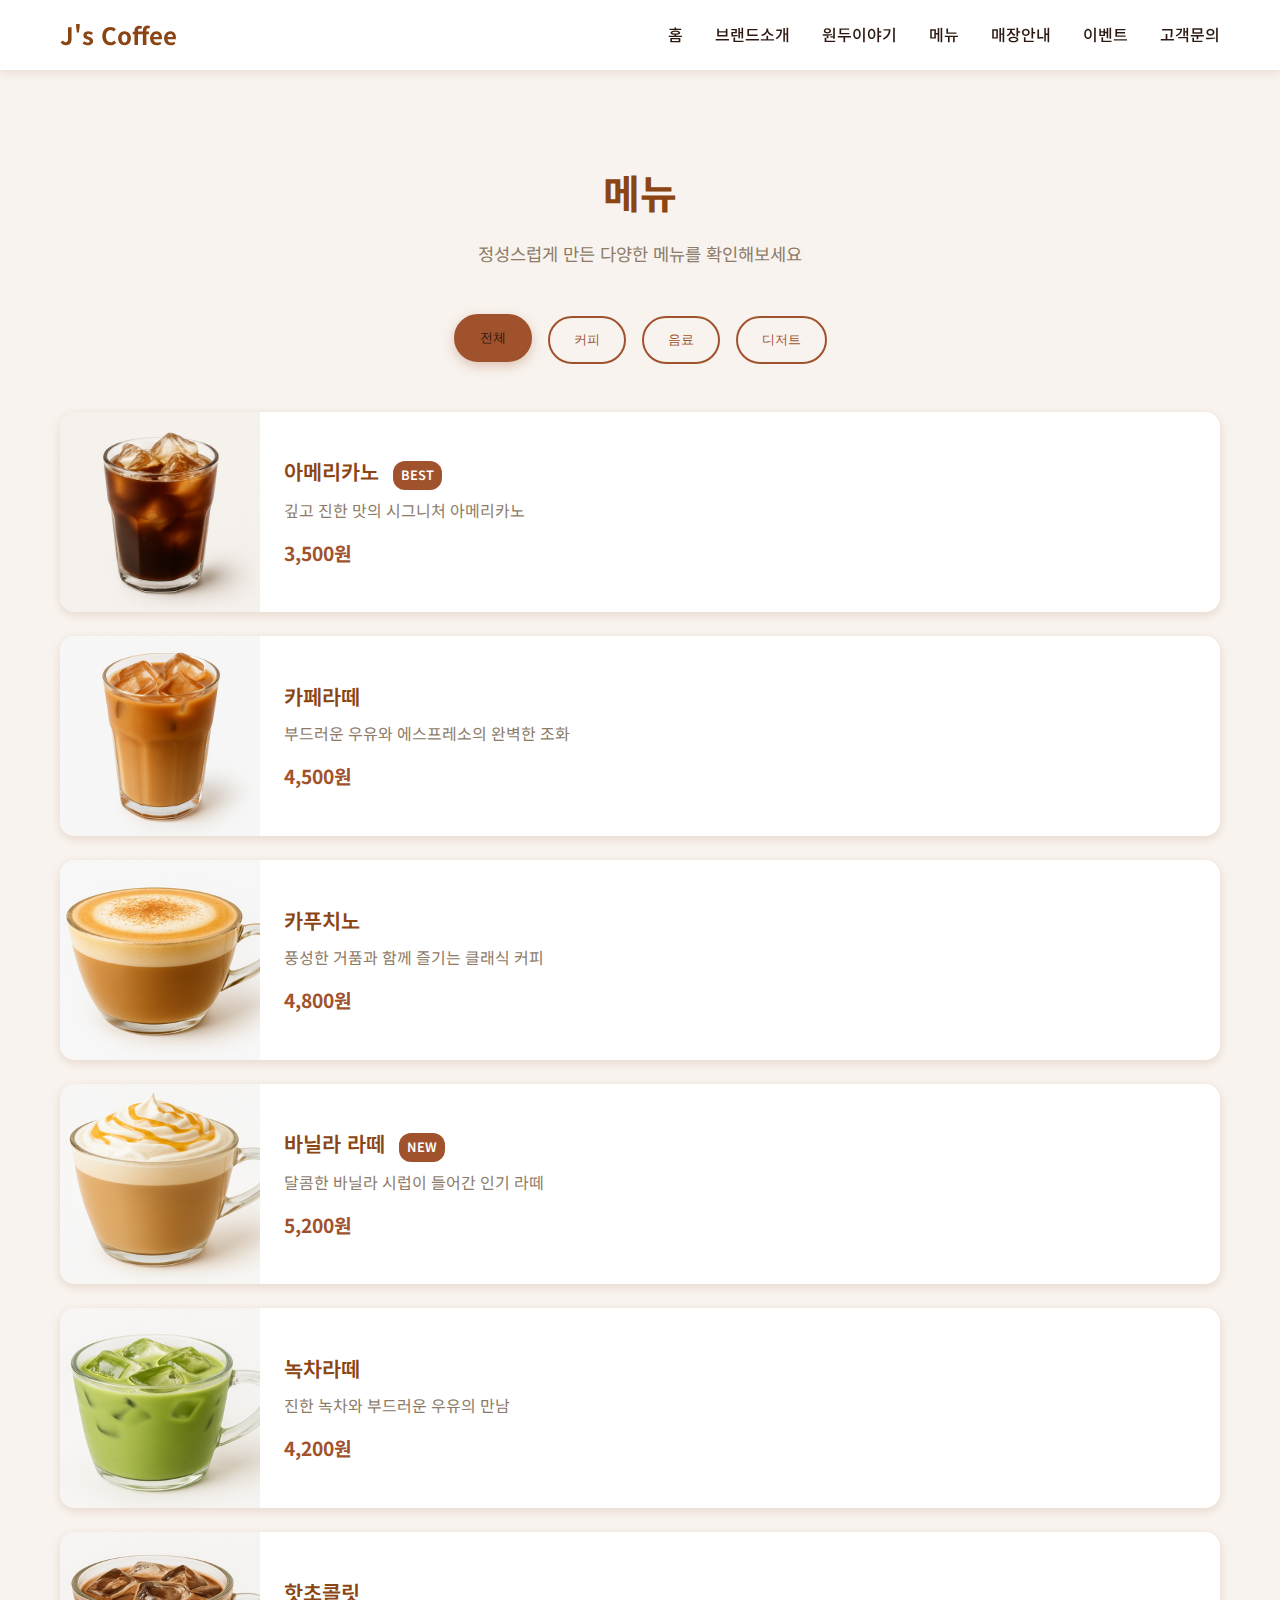
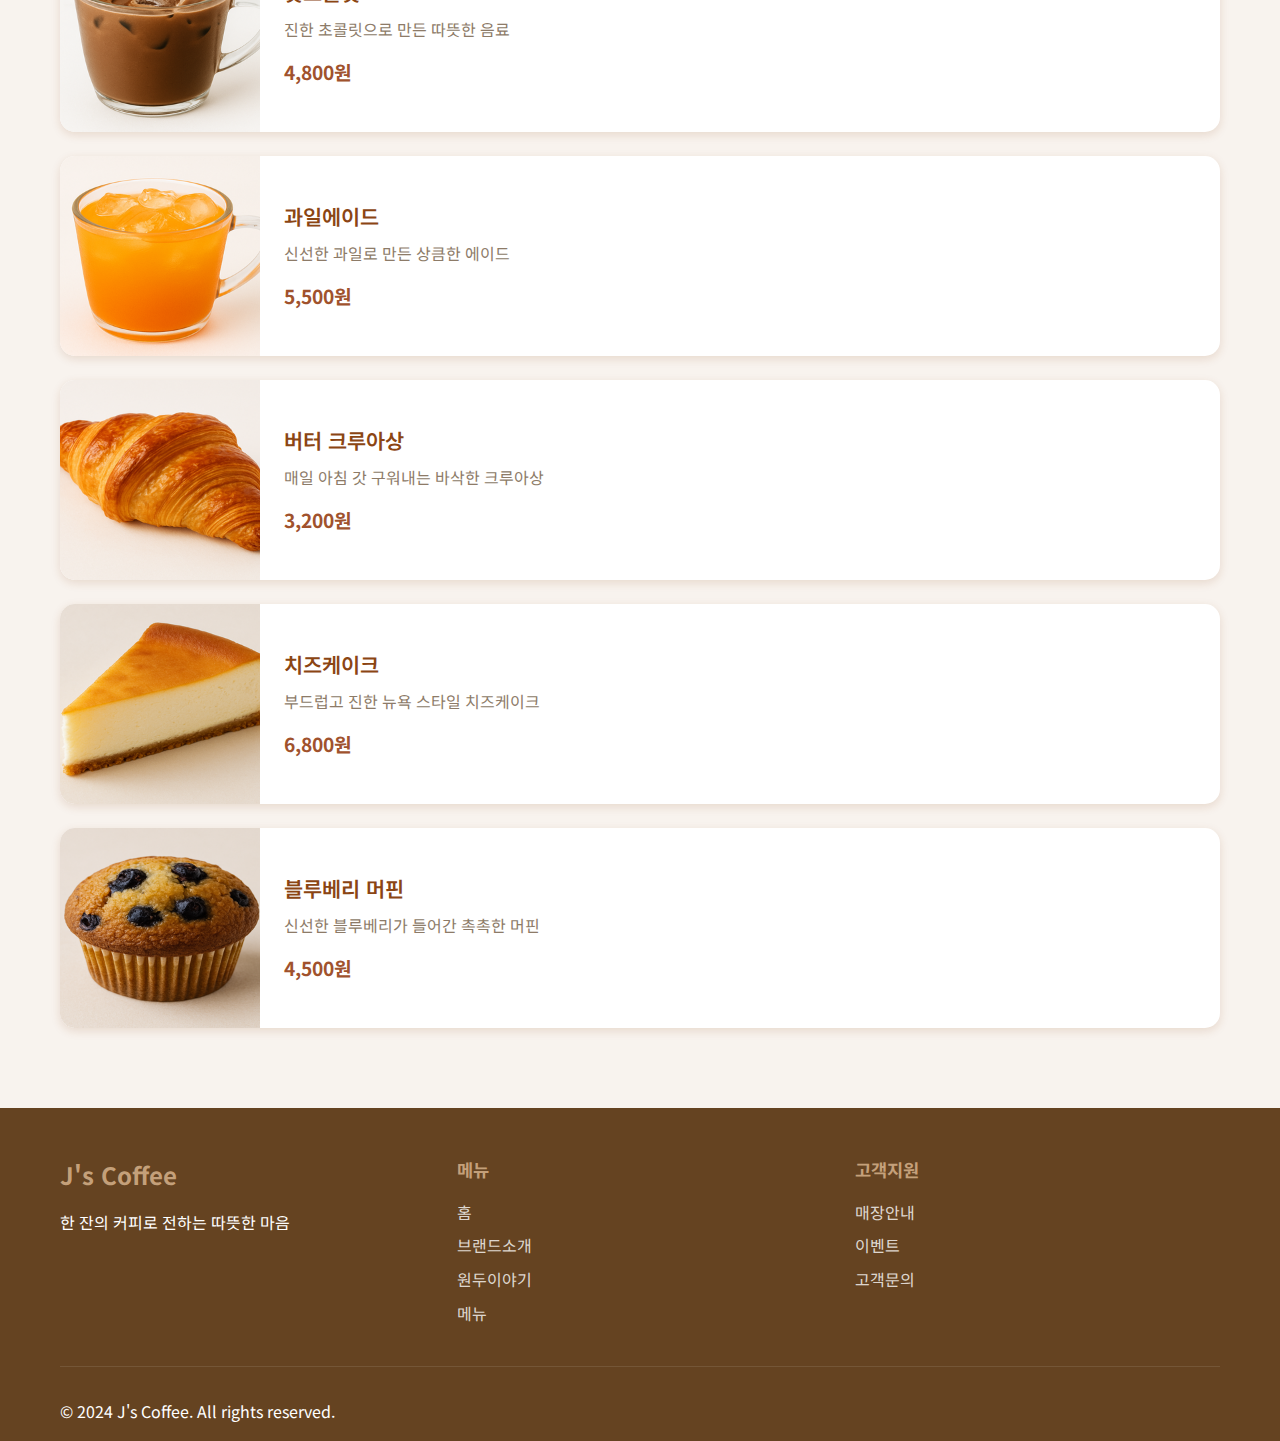
<file: menu.html>
<!DOCTYPE html>
<html lang="ko">
<head>
    <meta charset="UTF-8">
    <meta name="viewport" content="width=device-width, initial-scale=1.0">
    <title>메뉴 - J's Coffee</title>
    <link href="https://fonts.googleapis.com/css2?family=Noto+Sans+KR:wght@300;400;500;700&display=swap" rel="stylesheet">
    <link rel="stylesheet" href="css/style.css">
    <script src="js/main.js" defer></script>
</head>
<body>
    <header class="header">
        <nav class="navbar">
            <div class="nav-container">
                <div class="logo">
                    <a href="index.html">
                        <span class="logo-text">J's Coffee</span>
                    </a>
                </div>
                <ul class="nav-menu">
                    <li class="nav-item"><a href="index.html" class="nav-link">홈</a></li>
                    <li class="nav-item"><a href="brand.html" class="nav-link">브랜드소개</a></li>
                    <li class="nav-item"><a href="beans.html" class="nav-link">원두이야기</a></li>
                    <li class="nav-item"><a href="menu.html" class="nav-link active">메뉴</a></li>
                    <li class="nav-item"><a href="locations.html" class="nav-link">매장안내</a></li>
                    <li class="nav-item"><a href="event.html" class="nav-link">이벤트</a></li>
                    <li class="nav-item"><a href="contact.html" class="nav-link">고객문의</a></li>
                </ul>
                <div class="hamburger">
                    <span class="hamburger-line"></span>
                    <span class="hamburger-line"></span>
                    <span class="hamburger-line"></span>
                </div>
            </div>
        </nav>
    </header>
    
    <main class="main-content">
        <section class="section">
            <div class="container">
                <h1 class="section-title">메뉴</h1>
                <p class="section-subtitle">정성스럽게 만든 다양한 메뉴를 확인해보세요</p>
                
                <div class="menu-categories">
                    <button class="category-btn active" data-category="all">전체</button>
                    <button class="category-btn" data-category="coffee">커피</button>
                    <button class="category-btn" data-category="beverage">음료</button>
                    <button class="category-btn" data-category="dessert">디저트</button>
                </div>
                
                <div class="menu-list">
                    <div class="menu-item" data-category="coffee">
                        <div class="menu-image" data-image="images/americano.png" style="background: linear-gradient(135deg, #8B4513, #A0522D); display: flex; align-items: center; justify-content: center; color: white; font-size: 1.2rem;"></div>
                        <div class="menu-info">
                            <h3 class="menu-name">아메리카노 <span class="menu-tag">BEST</span></h3>
                            <p class="menu-description">깊고 진한 맛의 시그니처 아메리카노</p>
                            <div class="menu-price">3,500원</div>
                        </div>
                    </div>
                    
                    <div class="menu-item" data-category="coffee">
                        <div class="menu-image" data-image="images/latte.png" style="background: linear-gradient(135deg, #D2B48C, #F5F5DC); display: flex; align-items: center; justify-content: center; color: #8B4513; font-size: 1.2rem;"></div>
                        <div class="menu-info">
                            <h3 class="menu-name">카페라떼</h3>
                            <p class="menu-description">부드러운 우유와 에스프레소의 완벽한 조화</p>
                            <div class="menu-price">4,500원</div>
                        </div>
                    </div>
                    
                    <div class="menu-item" data-category="coffee">
                        <div class="menu-image" data-image="images/cappuccino.png" style="background: linear-gradient(135deg, #A0522D, #D2B48C); display: flex; align-items: center; justify-content: center; color: white; font-size: 1.2rem;"></div>
                        <div class="menu-info">
                            <h3 class="menu-name">카푸치노</h3>
                            <p class="menu-description">풍성한 거품과 함께 즐기는 클래식 커피</p>
                            <div class="menu-price">4,800원</div>
                        </div>
                    </div>
                    
                    <div class="menu-item" data-category="coffee">
                            <div class="menu-image" data-image="images/vanilla-latte.png" style="background: linear-gradient(135deg, #DEB887, #F5DEB3); display: flex; align-items: center; justify-content: center; color: #8B4513; font-size: 1.2rem;"></div>
                        <div class="menu-info">
                            <h3 class="menu-name">바닐라 라떼 <span class="menu-tag">NEW</span></h3>
                            <p class="menu-description">달콤한 바닐라 시럽이 들어간 인기 라떼</p>
                            <div class="menu-price">5,200원</div>
                        </div>
                    </div>
                    
                    <div class="menu-item" data-category="beverage">
                        <div class="menu-image" data-image="images/green-tea-latte.png" style="background: linear-gradient(135deg, #90EE90, #98FB98); display: flex; align-items: center; justify-content: center; color: #228B22; font-size: 1.2rem;"></div>
                        <div class="menu-info">
                            <h3 class="menu-name">녹차라떼</h3>
                            <p class="menu-description">진한 녹차와 부드러운 우유의 만남</p>
                            <div class="menu-price">4,200원</div>
                        </div>
                    </div>
                    
                    <div class="menu-item" data-category="beverage">
                        <div class="menu-image" data-image="images/hot-chocolate.png" style="background: linear-gradient(135deg, #8B4513, #654321); display: flex; align-items: center; justify-content: center; color: white; font-size: 1.2rem;"></div>
                        <div class="menu-info">
                            <h3 class="menu-name">핫초콜릿</h3>
                            <p class="menu-description">진한 초콜릿으로 만든 따뜻한 음료</p>
                            <div class="menu-price">4,800원</div>
                        </div>
                    </div>
                    
                    <div class="menu-item" data-category="beverage">
                        <div class="menu-image" data-image="images/fruit-ade.png" style="background: linear-gradient(135deg, #FF6347, #FFA500); display: flex; align-items: center; justify-content: center; color: white; font-size: 1.2rem;"></div>
                        <div class="menu-info">
                            <h3 class="menu-name">과일에이드</h3>
                            <p class="menu-description">신선한 과일로 만든 상큼한 에이드</p>
                            <div class="menu-price">5,500원</div>
                        </div>
                    </div>
                    
                    <div class="menu-item" data-category="dessert">
                        <div class="menu-image" data-image="images/croissant.png" style="background: linear-gradient(135deg, #DEB887, #F5DEB3); display: flex; align-items: center; justify-content: center; color: #8B4513; font-size: 1.2rem;"></div>
                        <div class="menu-info">
                            <h3 class="menu-name">버터 크루아상</h3>
                            <p class="menu-description">매일 아침 갓 구워내는 바삭한 크루아상</p>
                            <div class="menu-price">3,200원</div>
                        </div>
                    </div>
                    
                    <div class="menu-item" data-category="dessert">
                        <div class="menu-image" data-image="images/cheesecake.png" style="background: linear-gradient(135deg, #FFFACD, #F0E68C); display: flex; align-items: center; justify-content: center; color: #8B4513; font-size: 1.2rem;"></div>
                        <div class="menu-info">
                            <h3 class="menu-name">치즈케이크</h3>
                            <p class="menu-description">부드럽고 진한 뉴욕 스타일 치즈케이크</p>
                            <div class="menu-price">6,800원</div>
                        </div>
                    </div>
                    
                    <div class="menu-item" data-category="dessert">
                        <div class="menu-image" data-image="images/blueberry-muffin.png" style="background: linear-gradient(135deg, #9370DB, #DDA0DD); display: flex; align-items: center; justify-content: center; color: white; font-size: 1.2rem;"></div>
                        <div class="menu-info">
                            <h3 class="menu-name">블루베리 머핀</h3>
                            <p class="menu-description">신선한 블루베리가 들어간 촉촉한 머핀</p>
                            <div class="menu-price">4,500원</div>
                        </div>
                    </div>
                </div>
            </div>
        </section>
    </main>
    
    <footer class="footer">
        <div class="container">
            <div class="footer-content">
                <div class="footer-section">
                    <h3 class="footer-title">J's Coffee</h3>
                    <p class="footer-description">한 잔의 커피로 전하는 따뜻한 마음</p>
                </div>
                
                <div class="footer-section">
                    <h4 class="footer-subtitle">메뉴</h4>
                    <ul class="footer-links">
                        <li><a href="index.html">홈</a></li>
                        <li><a href="brand.html">브랜드소개</a></li>
                        <li><a href="beans.html">원두이야기</a></li>
                        <li><a href="menu.html">메뉴</a></li>
                    </ul>
                </div>
                
                <div class="footer-section">
                    <h4 class="footer-subtitle">고객지원</h4>
                    <ul class="footer-links">
                        <li><a href="locations.html">매장안내</a></li>
                        <li><a href="event.html">이벤트</a></li>
                        <li><a href="contact.html">고객문의</a></li>
                    </ul>
                </div>
            </div>
            
            <div class="footer-bottom">
                <p>&copy; 2024 J's Coffee. All rights reserved.</p>
            </div>
        </div>
    </footer>
</body>
</html>
</file>
<file: css/style.css>
/* ===== CSS RESET & BASE STYLES ===== */
* {
    margin: 0;
    padding: 0;
    box-sizing: border-box;
}

:root {
    --primary-brown: #8B4513;
    --secondary-brown: #A0522D;
    --light-brown: #C4A07A;
    --beige: #F0EAE2;
    --cream: #F8F3EE;
    --dark-brown: #654321;
    --text-dark: #2C1810;
    --text-light: #8D7B68;
    --text-color: #2C1810;
    --accent-color: #A0522D;
    --secondary-color: #C4A07A;
    --muted-color: #8D7B68;
    --warm-brown: #D4C4B0;
    --soft-brown: #E8DDD6;
    --white: #FFFFFF;
    --shadow: rgba(139, 69, 19, 0.15);
    --transition: all 0.3s ease;
}

body {
    font-family: 'Noto Sans KR', sans-serif;
    line-height: 1.6;
    color: var(--text-dark);
    background-color: var(--cream);
}

a {
    text-decoration: none;
    color: inherit;
}

img {
    max-width: 100%;
    height: auto;
}

.container {
    max-width: 1200px;
    margin: 0 auto;
    padding: 0 20px;
}

/* ===== HEADER & NAVIGATION ===== */
.header {
    background: var(--white);
    box-shadow: 0 2px 10px var(--shadow);
    position: fixed;
    top: 0;
    width: 100%;
    z-index: 1000;
}

.navbar {
    padding: 1rem 0;
}

.nav-container {
    max-width: 1200px;
    margin: 0 auto;
    padding: 0 20px;
    display: flex;
    justify-content: space-between;
    align-items: center;
}

.logo {
    display: flex;
    align-items: center;
    font-size: 1.5rem;
    font-weight: 700;
    color: var(--primary-brown);
}

.logo-img {
    width: 40px;
    height: 40px;
    margin-right: 10px;
}

.nav-menu {
    display: flex;
    list-style: none;
    gap: 2rem;
}

.nav-link {
    color: var(--text-dark);
    font-weight: 500;
    transition: var(--transition);
    position: relative;
}

.nav-link:hover {
    color: var(--primary-brown);
}

.nav-link::after {
    content: '';
    position: absolute;
    bottom: -5px;
    left: 0;
    width: 0;
    height: 2px;
    background: var(--primary-brown);
    transition: var(--transition);
}

.nav-link:hover::after {
    width: 100%;
}

/* Mobile Menu */
.hamburger {
    display: none;
    flex-direction: column;
    cursor: pointer;
    gap: 4px;
}

.hamburger-line {
    width: 25px;
    height: 3px;
    background: var(--primary-brown);
    transition: var(--transition);
}

/* ===== MAIN CONTENT ===== */
.main-content {
    margin-top: 80px;
    min-height: calc(100vh - 80px);
}

/* ===== HERO SECTION ===== */
.hero {
    height: 100vh;
    position: relative;
    overflow: hidden;
    display: flex;
    align-items: center;
    justify-content: center;
    text-align: center;
    color: var(--white);
}

/* Hero Slider */
.hero-slider {
    position: absolute;
    top: 0;
    left: 0;
    width: 500%;
    height: 100%;
    display: flex;
    transition: transform 0.8s ease-in-out;
}

.slide {
    width: calc(100% / 5);
    height: 100%;
    background-size: cover;
    background-position: center;
    position: relative;
    /* Fallback gradient */
    background: linear-gradient(135deg, var(--primary-brown) 0%, var(--secondary-brown) 100%);
}

.slide-overlay {
    position: absolute;
    top: 0;
    left: 0;
    width: 100%;
    height: 100%;
    background: rgba(0, 0, 0, 0.4);
}

/* Hero Content */
.hero-content {
    position: relative;
    z-index: 5;
    max-width: 800px;
    padding: 0 2rem;
}

/* Slider Indicators */
.slider-indicators {
    position: absolute;
    bottom: 30px;
    left: 50%;
    transform: translateX(-50%);
    display: flex;
    gap: 10px;
    z-index: 10;
}

.indicator {
    width: 12px;
    height: 12px;
    border-radius: 50%;
    background: rgba(255, 255, 255, 0.5);
    cursor: pointer;
    transition: background 0.3s ease;
}

.indicator.active,
.indicator:hover {
    background: white;
}

.hero-content h1 {
    font-size: 3.5rem;
    font-weight: 700;
    margin-bottom: 1rem;
    text-shadow: 2px 2px 4px rgba(0,0,0,0.5);
}

.hero-content p {
    font-size: 1.2rem;
    margin-bottom: 2rem;
    opacity: 0.9;
}

.hero-buttons {
    display: flex;
    gap: 1rem;
    justify-content: center;
    flex-wrap: wrap;
}

.btn {
    display: inline-block;
    padding: 12px 30px;
    text-decoration: none;
    border-radius: 25px;
    font-weight: 500;
    transition: all 0.3s ease;
    border: none;
    cursor: pointer;
    font-size: 1rem;
}

.btn-primary {
    background: var(--accent-color);
    color: white;
    border: 2px solid var(--accent-color);
}

.btn-primary:hover {
    background: var(--secondary-color);
    border-color: var(--secondary-color);
    transform: translateY(-2px);
    box-shadow: 0 4px 12px rgba(160, 82, 45, 0.3);
}

.btn-outline {
    background: transparent;
    color: white;
    border: 2px solid white;
}

.btn-outline:hover {
    background: white;
    color: var(--accent-color);
    transform: translateY(-2px);
    box-shadow: 0 4px 12px rgba(255, 255, 255, 0.3);
}

/* ===== SECTIONS ===== */
.section {
    padding: 80px 0;
}

.section-title {
    text-align: center;
    font-size: 2.5rem;
    color: var(--primary-brown);
    margin-bottom: 1rem;
}

.section-subtitle {
    text-align: center;
    color: var(--text-light);
    margin-bottom: 3rem;
    font-size: 1.1rem;
}

/* ===== CARDS & GRID ===== */
.card-grid {
    display: grid;
    grid-template-columns: repeat(auto-fit, minmax(300px, 1fr));
    gap: 2rem;
    margin-top: 3rem;
}

.card {
    background: var(--white);
    border-radius: 15px;
    overflow: hidden;
    box-shadow: 0 5px 15px var(--shadow);
    transition: var(--transition);
}

.card:hover {
    transform: translateY(-5px);
    box-shadow: 0 10px 25px rgba(0,0,0,0.15);
}

.card-image {
    width: 100%;
    aspect-ratio: 4/3; /* 400x300 비율 */
    background-size: cover;
    background-position: center;
    background-repeat: no-repeat;
    display: flex;
    align-items: center;
    justify-content: center;
}

.card-content {
    padding: 1.5rem;
}

.card-title {
    font-size: 1.3rem;
    color: var(--primary-brown);
    margin-bottom: 0.5rem;
}

.card-text {
    color: var(--text-light);
    line-height: 1.6;
}

/* ===== MENU STYLES ===== */
.menu-categories {
    display: flex;
    justify-content: center;
    gap: 1rem;
    margin-bottom: 3rem;
    flex-wrap: wrap;
}

.category-btn {
    padding: 12px 25px;
    background: transparent;
    border: 2px solid var(--accent-color);
    border-radius: 25px;
    color: var(--accent-color);
    cursor: pointer;
    transition: all 0.3s ease;
    font-weight: 500;
}

.category-btn.active,
.category-btn:hover {
    background: var(--accent-color);
    color: var(--text-color); /* 검은색으로 변경 */
    transform: translateY(-2px);
    box-shadow: 0 4px 12px rgba(160, 82, 45, 0.3);
}

.menu-list {
    display: flex;
    flex-direction: column;
    gap: 1.5rem;
}

.menu-item {
    display: flex;
    background: var(--white);
    border-radius: 15px;
    overflow: hidden;
    box-shadow: 0 3px 10px var(--shadow);
    transition: all 0.3s ease;
}

.menu-item:hover {
    transform: translateY(-3px);
    box-shadow: 0 8px 20px rgba(0, 0, 0, 0.15);
}

.menu-image {
    width: 200px;
    aspect-ratio: 1/1; /* 정사각형 비율 */
    background-size: cover;
    background-position: center;
    background-repeat: no-repeat;
    flex-shrink: 0;
    display: flex;
    align-items: center;
    justify-content: center;
}

.menu-info {
    padding: 1.5rem;
    flex: 1;
    display: flex;
    flex-direction: column;
    justify-content: center;
}

.menu-name {
    font-size: 1.3rem;
    color: var(--primary-brown);
    margin-bottom: 0.5rem;
    font-weight: 600;
}

.menu-description {
    color: var(--text-light);
    margin-bottom: 1rem;
    line-height: 1.5;
}

.menu-price {
    font-size: 1.2rem;
    font-weight: 700;
    color: var(--accent-color);
}

.menu-tag {
    display: inline-block;
    padding: 4px 8px;
    background: var(--accent-color);
    color: white;
    font-size: 0.8rem;
    border-radius: 12px;
    margin-left: 0.5rem;
    font-weight: 600;
}

/* ===== FORM STYLES ===== */
.form-container {
    max-width: 600px;
    margin: 0 auto;
    background: var(--white);
    padding: 2rem;
    border-radius: 15px;
    box-shadow: 0 5px 15px var(--shadow);
}

.form-group {
    margin-bottom: 1.5rem;
}

.form-label {
    display: block;
    margin-bottom: 0.5rem;
    color: var(--primary-brown);
    font-weight: 500;
}

.form-input,
.form-textarea {
    width: 100%;
    padding: 12px;
    border: 2px solid var(--light-brown);
    border-radius: 8px;
    font-family: inherit;
    transition: var(--transition);
}

.form-input:focus,
.form-textarea:focus {
    outline: none;
    border-color: var(--primary-brown);
}

.form-textarea {
    min-height: 120px;
    resize: vertical;
}

/* ===== LOCATION STYLES ===== */
.location-grid {
    display: grid;
    grid-template-columns: repeat(auto-fit, minmax(350px, 1fr));
    gap: 2rem;
}

.location-card {
    background: var(--white);
    border-radius: 15px;
    overflow: hidden;
    box-shadow: 0 5px 15px var(--shadow);
}

.location-image {
    width: 100%;
    aspect-ratio: 3/2; /* 600x400 비율 = 3:2 */
    background-size: cover;
    background-position: center;
    background-repeat: no-repeat;
    display: flex;
    align-items: center;
    justify-content: center;
    border-radius: 12px 12px 0 0;
    overflow: hidden;
}

.location-info {
    padding: 1.5rem;
}

.location-name {
    font-size: 1.3rem;
    color: var(--primary-brown);
    margin-bottom: 1rem;
}

.location-address {
    margin-bottom: 1.5rem;
}

.location-address p {
    margin-bottom: 0.5rem;
    color: var(--text-color);
}

.location-address strong {
    color: var(--accent-color);
}

.location-hours {
    margin-bottom: 1.5rem;
}

.location-hours h4 {
    color: var(--accent-color);
    font-size: 1.1rem;
    margin-bottom: 0.8rem;
}

.location-hours ul {
    list-style: none;
    padding: 0;
}

.location-hours li {
    margin-bottom: 0.3rem;
    color: var(--muted-color);
    font-size: 0.95rem;
}

.location-features {
    display: flex;
    flex-wrap: wrap;
    gap: 0.5rem;
}

.feature-tag {
    background: linear-gradient(135deg, var(--accent-color), var(--secondary-color));
    color: white;
    padding: 0.3rem 0.8rem;
    border-radius: 15px;
    font-size: 0.8rem;
    font-weight: 500;
}

/* ===== EVENT STYLES ===== */
.event-banner {
    background: linear-gradient(135deg, var(--primary-brown), var(--secondary-brown));
    color: var(--white);
    padding: 3rem;
    border-radius: 15px;
    text-align: center;
    margin-bottom: 2rem;
}

.event-title {
    font-size: 2rem;
    margin-bottom: 1rem;
}

.event-description {
    font-size: 1.1rem;
    opacity: 0.9;
}

/* ===== FOOTER ===== */
.footer {
    background: var(--dark-brown);
    color: var(--white);
    padding: 3rem 0 1rem;
}

.footer-container {
    max-width: 1200px;
    margin: 0 auto;
    padding: 0 20px;
}

.footer-content {
    display: grid;
    grid-template-columns: repeat(auto-fit, minmax(250px, 1fr));
    gap: 2rem;
    margin-bottom: 2rem;
}

.footer-title {
    font-size: 1.5rem;
    color: var(--light-brown);
    margin-bottom: 1rem;
}

.footer-subtitle {
    font-size: 1.1rem;
    color: var(--light-brown);
    margin-bottom: 1rem;
}

.footer-desc {
    opacity: 0.8;
    margin-bottom: 1rem;
}

.footer-links {
    list-style: none;
}

.footer-links li {
    margin-bottom: 0.5rem;
}

.footer-links a {
    color: rgba(255, 255, 255, 0.8);
    transition: var(--transition);
}

.footer-links a:hover {
    color: var(--light-brown);
}

.social-links {
    display: flex;
    gap: 1rem;
}

.social-link {
    width: 40px;
    height: 40px;
    background: rgba(255, 255, 255, 0.1);
    border-radius: 50%;
    display: flex;
    align-items: center;
    justify-content: center;
    transition: var(--transition);
}

.social-link:hover {
    background: var(--light-brown);
    color: var(--dark-brown);
}

.footer-bottom {
    display: flex;
    justify-content: space-between;
    align-items: center;
    padding-top: 2rem;
    border-top: 1px solid rgba(255, 255, 255, 0.1);
    flex-wrap: wrap;
    gap: 1rem;
}

.footer-legal {
    display: flex;
    gap: 2rem;
}

.legal-link {
    color: rgba(255, 255, 255, 0.8);
    transition: var(--transition);
}

.legal-link:hover {
    color: var(--light-brown);
}

/* ===== RESPONSIVE DESIGN ===== */
@media (max-width: 768px) {
    .nav-menu {
        position: fixed;
        left: -100%;
        top: 70px;
        flex-direction: column;
        background-color: var(--white);
        width: 100%;
        text-align: center;
        transition: 0.3s;
        box-shadow: 0 10px 27px var(--shadow);
        padding: 2rem 0;
    }

    .nav-menu.active {
        left: 0;
    }

    .hamburger {
        display: flex;
    }

    .hamburger.active .hamburger-line:nth-child(2) {
        opacity: 0;
    }

    .hamburger.active .hamburger-line:nth-child(1) {
        transform: translateY(7px) rotate(45deg);
    }

    .hamburger.active .hamburger-line:nth-child(3) {
        transform: translateY(-7px) rotate(-45deg);
    }

    .hero-content h1 {
        font-size: 2.5rem;
    }

    .hero-buttons {
        flex-direction: column;
        align-items: center;
        gap: 1rem;
    }
    
    .hero-buttons .btn {
        width: 100%;
        max-width: 250px;
    }
    
    .slider-indicators {
        bottom: 15px;
    }

    .indicator {
        width: 8px;
        height: 8px;
    }

    .section-title {
        font-size: 2rem;
    }

    .menu-item {
        flex-direction: column;
    }

    .menu-image {
        width: 100%;
        aspect-ratio: 16/9; /* 모바일에서는 가로형 비율 */
    }

    .menu-categories {
        gap: 0.5rem;
    }
    
    .category-btn {
        padding: 8px 16px;
        font-size: 0.9rem;
    }

    .footer-bottom {
        flex-direction: column;
        text-align: center;
    }
}

@media (max-width: 480px) {
    .container {
        padding: 0 15px;
    }

    .hero-content h1 {
        font-size: 2rem;
    }

    .section {
        padding: 60px 0;
    }

    .card-grid {
        grid-template-columns: 1fr;
        gap: 1.5rem;
    }

    .form-container {
        padding: 1.5rem;
    }
    
    .menu-info {
        padding: 1rem;
    }
    
    .menu-name {
        font-size: 1.1rem;
    }
    
    .menu-price {
        font-size: 1.1rem;
    }
}

/* ===== BEANS PAGE STYLES ===== */
.page-title {
    font-size: 3rem;
    font-weight: 700;
    color: var(--primary-brown);
    text-align: center;
    margin-bottom: 1rem;
}

.hero-section {
    background: linear-gradient(135deg, var(--beige), var(--cream));
    padding: 4rem 0;
    margin-bottom: 3rem;
}

.story-grid {
    display: grid;
    grid-template-columns: 1fr 1fr;
    gap: 3rem;
    align-items: center;
    margin-bottom: 3rem;
}

.story-content {
    padding: 2rem;
}

.story-text {
    font-size: 1.1rem;
    line-height: 1.8;
    margin-bottom: 1.5rem;
    color: var(--text-dark);
}

.story-image {
    border-radius: 12px;
    min-height: 300px;
    background-size: cover;
    background-position: center;
    background-repeat: no-repeat;
    display: flex;
    align-items: center;
    justify-content: center;
}

/* 브랜드 페이지 8:5 비율 이미지 */
.brand-story-image {
    aspect-ratio: 8/5;
    width: 100%;
    min-height: auto;
}

.premium-beans-grid {
    display: grid;
    grid-template-columns: repeat(auto-fit, minmax(350px, 1fr));
    gap: 2rem;
    margin-bottom: 3rem;
}

.premium-bean-card {
    background: var(--white);
    border-radius: 16px;
    padding: 2rem;
    box-shadow: 0 8px 30px rgba(0, 0, 0, 0.1);
    transition: var(--transition);
}

.premium-bean-card:hover {
    transform: translateY(-5px);
    box-shadow: 0 15px 40px rgba(0, 0, 0, 0.15);
}

.bean-image-large {
    background-size: cover;
    background-position: center;
}

.bean-header {
    display: flex;
    justify-content: space-between;
    align-items: center;
    margin-bottom: 1rem;
}

.bean-name {
    font-size: 1.5rem;
    font-weight: 700;
    color: var(--primary-brown);
}

.bean-grade {
    background: linear-gradient(135deg, #FFD700, #FFA500);
    color: white;
    padding: 0.3rem 0.8rem;
    border-radius: 20px;
    font-size: 0.8rem;
    font-weight: 600;
}

.bean-origin,
.bean-elevation {
    color: var(--text-light);
    margin-bottom: 0.5rem;
}

.bean-description {
    margin: 1.5rem 0;
    line-height: 1.7;
}

.bean-specs {
    margin-top: 1.5rem;
}

.spec-item {
    display: flex;
    justify-content: space-between;
    align-items: center;
    padding: 0.5rem 0;
    border-bottom: 1px solid var(--beige);
}

.spec-label {
    font-weight: 500;
    color: var(--text-dark);
}

.spec-value {
    font-weight: 600;
    color: var(--primary-brown);
}

.flavor-analysis {
    display: grid;
    grid-template-columns: 1fr 1fr;
    gap: 3rem;
    margin: 3rem 0;
}

.flavor-chart-container,
.flavor-notes {
    background: var(--white);
    border-radius: 16px;
    padding: 2rem;
    box-shadow: 0 5px 20px rgba(0, 0, 0, 0.1);
}

.chart-title,
.notes-title {
    font-size: 1.3rem;
    font-weight: 600;
    color: var(--primary-brown);
    margin-bottom: 1.5rem;
}

.flavor-chart {
    display: flex;
    flex-direction: column;
    gap: 1rem;
}

.flavor-item {
    display: flex;
    align-items: center;
    gap: 1rem;
}

.flavor-item label {
    min-width: 120px;
    font-weight: 500;
    color: var(--text-dark);
}

.flavor-bar {
    flex: 1;
    height: 10px;
    background: var(--beige);
    border-radius: 5px;
    overflow: hidden;
}

.flavor-fill {
    height: 100%;
    border-radius: 5px;
    transition: var(--transition);
}

.flavor-value {
    min-width: 40px;
    text-align: right;
    font-weight: 600;
    color: var(--primary-brown);
}

.notes-grid {
    display: grid;
    grid-template-columns: repeat(auto-fit, minmax(150px, 1fr));
    gap: 1.5rem;
}

.note-category h4 {
    color: var(--primary-brown);
    margin-bottom: 0.8rem;
    font-weight: 600;
}

.note-category ul {
    list-style: none;
}

.note-category li {
    padding: 0.3rem 0;
    color: var(--text-dark);
    position: relative;
    padding-left: 15px;
}

.note-category li::before {
    content: '•';
    position: absolute;
    left: 0;
    color: var(--primary-brown);
    font-weight: bold;
}

.roasting-process {
    display: grid;
    grid-template-columns: repeat(auto-fit, minmax(250px, 1fr));
    gap: 2rem;
}

.process-step {
    display: flex;
    align-items: flex-start;
    gap: 1.5rem;
}

.step-visual {
    flex-shrink: 0;
}

.step-content h3 {
    color: var(--primary-brown);
    margin-bottom: 1rem;
    font-weight: 600;
}

.step-content p {
    line-height: 1.6;
    color: var(--text-dark);
}

.quality-promise {
    display: grid;
    grid-template-columns: 1fr 1fr;
    gap: 3rem;
    align-items: center;
}

.promise-content {
    padding: 2rem;
}

.promise-text {
    margin: 2rem 0;
}

.promise-text p {
    margin-bottom: 1rem;
    line-height: 1.7;
}

.promise-features {
    display: grid;
    grid-template-columns: repeat(auto-fit, minmax(200px, 1fr));
    gap: 1.5rem;
    margin-top: 2rem;
}

.feature-item {
    background: var(--beige);
    padding: 1.5rem;
    border-radius: 12px;
    text-align: center;
}

.feature-item h4 {
    color: var(--primary-brown);
    margin-bottom: 0.5rem;
    font-weight: 600;
}

.promise-image {
    background-size: cover;
    background-position: center;
    min-height: 400px;
}

/* ===== BRAND PAGE STYLES ===== */
.coffee-excellence {
    margin: 3rem 0;
}

.excellence-story {
    display: grid;
    grid-template-columns: repeat(auto-fit, minmax(300px, 1fr));
    gap: 2rem;
    margin-bottom: 3rem;
}

.story-item {
    background: var(--white);
    border-radius: 16px;
    padding: 2rem;
    box-shadow: 0 5px 20px rgba(0, 0, 0, 0.1);
}

.story-title {
    color: var(--primary-brown);
    margin-bottom: 1rem;
    font-weight: 600;
}

.story-description {
    line-height: 1.6;
    color: var(--text-dark);
}

.excellence-promise {
    background: var(--beige);
    padding: 3rem;
    border-radius: 16px;
    text-align: center;
}

.promise-title {
    color: var(--primary-brown);
    font-size: 1.5rem;
    margin-bottom: 2rem;
    font-weight: 600;
}

.promise-grid {
    display: grid;
    grid-template-columns: repeat(auto-fit, minmax(200px, 1fr));
    gap: 1.5rem;
    margin-top: 2rem;
}

.promise-item {
    background: var(--white);
    padding: 1.5rem;
    border-radius: 12px;
    box-shadow: 0 3px 15px rgba(0, 0, 0, 0.1);
}

.promise-item h4 {
    color: var(--primary-brown);
    margin-bottom: 0.5rem;
    font-weight: 600;
}

.promise-item p {
    color: var(--text-light);
    font-size: 0.9rem;
}

.values-grid {
    display: grid;
    grid-template-columns: repeat(auto-fit, minmax(250px, 1fr));
    gap: 2rem;
    margin: 3rem 0;
}

.value-card {
    background: var(--white);
    padding: 2rem;
    border-radius: 16px;
    text-align: center;
    box-shadow: 0 5px 20px rgba(0, 0, 0, 0.1);
    transition: var(--transition);
}

.value-card:hover {
    transform: translateY(-5px);
    box-shadow: 0 10px 30px rgba(0, 0, 0, 0.15);
}

.value-title {
    color: var(--primary-brown);
    margin: 1rem 0;
    font-weight: 600;
}

.value-description {
    line-height: 1.6;
    color: var(--text-dark);
}

/* ===== RESPONSIVE DESIGN FOR NEW STYLES ===== */
@media (max-width: 768px) {
    .page-title {
        font-size: 2rem;
    }

    .story-grid,
    .flavor-analysis,
    .quality-promise {
        grid-template-columns: 1fr;
        gap: 2rem;
    }

    .premium-beans-grid {
        grid-template-columns: 1fr;
    }

    .roasting-process {
        grid-template-columns: 1fr;
    }

    .process-step {
        flex-direction: column;
        text-align: center;
    }

    .excellence-story {
        grid-template-columns: 1fr;
    }

    .story-content {
        padding: 2rem 1.5rem;
    }

    .premium-bean-card {
        padding: 1.5rem;
    }

    .flavor-chart-container,
    .flavor-notes {
        padding: 1.5rem;
    }

    .notes-grid {
        grid-template-columns: 1fr;
    }

    .promise-features,
    .promise-grid {
        grid-template-columns: 1fr;
    }
}

/* Event Page Styles */
.event-categories {
    display: flex;
    justify-content: center;
    gap: 1rem;
    margin-bottom: 3rem;
    flex-wrap: wrap;
}

.category-btn {
    padding: 0.8rem 1.5rem;
    border: 2px solid var(--accent-color);
    background: transparent;
    color: var(--accent-color);
    border-radius: 25px;
    cursor: pointer;
    font-weight: 500;
    transition: all 0.3s ease;
}

.category-btn:hover,
.category-btn.active {
    background: var(--accent-color);
    color: var(--text-color);
    transform: translateY(-2px);
    box-shadow: 0 4px 12px rgba(160, 82, 45, 0.3);
}

.events-grid {
    display: grid;
    grid-template-columns: repeat(auto-fit, minmax(350px, 1fr));
    gap: 2rem;
    margin-bottom: 4rem;
}

.event-card {
    background: white;
    border-radius: 16px;
    padding: 1.5rem;
    box-shadow: 0 4px 20px rgba(0, 0, 0, 0.1);
    transition: all 0.3s ease;
    position: relative;
    overflow: hidden;
}

.event-card:hover {
    transform: translateY(-8px);
    box-shadow: 0 12px 40px rgba(0, 0, 0, 0.15);
}

.event-card.featured {
    border: 2px solid var(--accent-color);
    background: linear-gradient(135deg, #fff 0%, #f8f6f3 100%);
}

.event-badge {
    position: absolute;
    top: 1rem;
    right: 1rem;
    padding: 0.4rem 0.8rem;
    border-radius: 20px;
    font-size: 0.8rem;
    font-weight: 600;
    color: white;
}

.event-badge.ongoing {
    background: linear-gradient(135deg, #28a745, #20c997);
}

.event-badge.upcoming {
    background: linear-gradient(135deg, #fd7e14, #ffc107);
}

.event-badge.ended {
    background: linear-gradient(135deg, #6c757d, #adb5bd);
}

.event-title {
    font-size: 1.3rem;
    font-weight: 700;
    color: var(--text-color);
    margin-bottom: 0.8rem;
}

.event-description {
    color: var(--muted-color);
    line-height: 1.6;
    margin-bottom: 1rem;
}

.event-period {
    margin-bottom: 1rem;
}

.period-label {
    font-weight: 600;
    color: var(--accent-color);
    margin-right: 0.5rem;
}

.period-date {
    color: var(--text-color);
    font-weight: 500;
}

.event-terms details {
    margin-top: 1rem;
}

.event-terms summary {
    color: var(--accent-color);
    cursor: pointer;
    font-weight: 500;
    padding: 0.5rem;
    border-radius: 8px;
    transition: background-color 0.3s ease;
}

.event-terms summary:hover {
    background-color: var(--light-brown);
}

.event-terms ul {
    margin: 1rem 0 0 1rem;
    color: var(--muted-color);
}

.event-terms li {
    margin-bottom: 0.5rem;
}

.notice-section {
    margin-top: 4rem;
}

.notice-list {
    display: flex;
    flex-direction: column;
    gap: 1.5rem;
}

.notice-item {
    background: white;
    border-radius: 12px;
    padding: 2rem;
    box-shadow: 0 2px 10px rgba(0, 0, 0, 0.08);
    border-left: 4px solid var(--accent-color);
}

.notice-date {
    color: var(--muted-color);
    font-size: 0.9rem;
    margin-bottom: 0.5rem;
}

.notice-title {
    font-size: 1.2rem;
    font-weight: 600;
    color: var(--text-color);
    margin-bottom: 0.8rem;
}

.notice-content {
    color: var(--muted-color);
    line-height: 1.6;
}

/* Contact Page Styles */
.contact-methods {
    display: grid;
    grid-template-columns: repeat(auto-fit, minmax(250px, 1fr));
    gap: 2rem;
    margin-bottom: 4rem;
}

.contact-method {
    background: white;
    border-radius: 16px;
    padding: 2rem;
    text-align: center;
    box-shadow: 0 4px 20px rgba(0, 0, 0, 0.1);
    transition: all 0.3s ease;
}

.contact-method:hover {
    transform: translateY(-5px);
    box-shadow: 0 12px 30px rgba(0, 0, 0, 0.15);
}

.method-icon {
    width: 80px;
    height: 80px;
    background: linear-gradient(135deg, var(--accent-color), var(--secondary-color));
    border-radius: 50%;
    display: flex;
    align-items: center;
    justify-content: center;
    margin: 0 auto 1.5rem;
    box-shadow: 0 4px 15px rgba(160, 82, 45, 0.3);
}

.method-icon .icon-text {
    font-size: 1rem;
    font-weight: 700;
    color: white;
    letter-spacing: 0.5px;
}

.method-title {
    font-size: 1.3rem;
    font-weight: 600;
    color: var(--text-color);
    margin-bottom: 1rem;
}

.method-description {
    color: var(--muted-color);
    line-height: 1.6;
    margin-bottom: 1.5rem;
}

.method-details p {
    margin-bottom: 0.5rem;
    color: var(--text-color);
}

.method-details strong {
    color: var(--accent-color);
}

.contact-form-section {
    margin-bottom: 4rem;
}

.contact-form {
    background: white;
    border-radius: 16px;
    padding: 2.5rem;
    box-shadow: 0 4px 20px rgba(0, 0, 0, 0.1);
}

.form-row {
    display: grid;
    grid-template-columns: 1fr 1fr;
    gap: 1.5rem;
    margin-bottom: 1.5rem;
}

.form-group {
    margin-bottom: 1.5rem;
}

.form-group label {
    display: block;
    font-weight: 600;
    color: var(--text-color);
    margin-bottom: 0.5rem;
}

.form-group input,
.form-group select,
.form-group textarea {
    width: 100%;
    padding: 0.8rem 1rem;
    border: 2px solid #e0e0e0;
    border-radius: 8px;
    font-size: 1rem;
    transition: border-color 0.3s ease;
}

.form-group input:focus,
.form-group select:focus,
.form-group textarea:focus {
    outline: none;
    border-color: var(--accent-color);
    box-shadow: 0 0 0 3px rgba(160, 82, 45, 0.1);
}

.checkbox-group {
    display: flex;
    align-items: center;
    gap: 0.5rem;
}

.checkbox-group input[type="checkbox"] {
    width: auto;
}

.form-actions {
    display: flex;
    gap: 1rem;
    justify-content: flex-end;
}

.btn-secondary {
    padding: 0.8rem 2rem;
    border: 2px solid var(--accent-color);
    background: transparent;
    color: var(--accent-color);
    border-radius: 8px;
    cursor: pointer;
    font-weight: 600;
    transition: all 0.3s ease;
}

.btn-secondary:hover {
    background: var(--accent-color);
    color: white;
}

.btn-primary {
    padding: 0.8rem 2rem;
    background: var(--accent-color);
    color: white;
    border: none;
    border-radius: 8px;
    cursor: pointer;
    font-weight: 600;
    transition: all 0.3s ease;
}

.btn-primary:hover {
    background: var(--secondary-color);
    transform: translateY(-2px);
    box-shadow: 0 4px 12px rgba(160, 82, 45, 0.3);
}

.faq-section {
    margin-top: 4rem;
}

.faq-list {
    display: flex;
    flex-direction: column;
    gap: 1rem;
}

.faq-item {
    background: white;
    border-radius: 12px;
    box-shadow: 0 2px 10px rgba(0, 0, 0, 0.08);
    overflow: hidden;
}

.faq-question {
    width: 100%;
    padding: 1.5rem 2rem;
    background: transparent;
    border: none;
    text-align: left;
    cursor: pointer;
    display: flex;
    justify-content: space-between;
    align-items: center;
    font-size: 1.1rem;
    font-weight: 600;
    color: var(--text-color);
    transition: background-color 0.3s ease;
}

.faq-question:hover {
    background-color: var(--light-brown);
}

.faq-toggle {
    font-size: 1.5rem;
    color: var(--accent-color);
    font-weight: 300;
    transition: transform 0.3s ease;
}

.faq-item.active .faq-toggle {
    transform: rotate(45deg);
}

.faq-answer {
    padding: 0 2rem;
    max-height: 0;
    overflow: hidden;
    transition: all 0.3s ease;
}

.faq-item.active .faq-answer {
    padding: 0 2rem 1.5rem;
    max-height: 200px;
}

.faq-answer p {
    color: var(--muted-color);
    line-height: 1.6;
}

/* Responsive Design */
@media (max-width: 768px) {
    .event-categories {
        gap: 0.5rem;
    }
    
    .category-btn {
        padding: 0.6rem 1rem;
        font-size: 0.9rem;
    }
    
    .events-grid {
        grid-template-columns: 1fr;
        gap: 1.5rem;
    }
    
    .event-card {
        padding: 1rem;
    }
    
    .contact-methods {
        grid-template-columns: 1fr;
        gap: 1.5rem;
    }
    
    .form-row {
        grid-template-columns: 1fr;
        gap: 1rem;
    }
    
    .form-actions {
        flex-direction: column;
    }
    
    .btn-primary,
    .btn-secondary {
        width: 100%;
    }
}

/* Page Title */
.page-title {
    font-size: 2.5rem;
    font-weight: 700;
    color: var(--text-color);
    text-align: center;
    margin-bottom: 1rem;
}

/* Animations */
@keyframes fadeIn {
    from { 
        opacity: 0; 
        transform: translateY(20px); 
    }
    to { 
        opacity: 1; 
        transform: translateY(0); 
    }
}

/* Location Page - Map and Contact Sections */
.map-section {
    margin-top: 4rem;
}

.map-container {
    display: grid;
    grid-template-columns: 2fr 1fr;
    gap: 2rem;
    margin-top: 2rem;
}

.map-placeholder {
    background: linear-gradient(135deg, var(--accent-color), var(--secondary-color));
    display: flex;
    align-items: center;
    justify-content: center;
    color: white;
    font-size: 1.2rem;
    font-weight: 600;
    height: 400px;
    border-radius: 12px;
    box-shadow: 0 4px 20px rgba(0, 0, 0, 0.1);
}

.map-info {
    background: white;
    padding: 2rem;
    border-radius: 12px;
    box-shadow: 0 4px 20px rgba(0, 0, 0, 0.1);
    height: fit-content;
}

.map-info h3 {
    color: var(--accent-color);
    font-size: 1.3rem;
    margin-bottom: 1.5rem;
}

.transport-info {
    display: flex;
    flex-direction: column;
    gap: 1.5rem;
}

.transport-item {
    padding-bottom: 1rem;
    border-bottom: 1px solid #e0e0e0;
}

.transport-item:last-child {
    border-bottom: none;
    padding-bottom: 0;
}

.transport-item strong {
    color: var(--accent-color);
    font-size: 1.1rem;
    display: block;
    margin-bottom: 0.5rem;
}

.transport-item p {
    color: var(--muted-color);
    line-height: 1.5;
}

.contact-section {
    margin-top: 4rem;
}

.contact-grid {
    display: grid;
    grid-template-columns: repeat(auto-fit, minmax(250px, 1fr));
    gap: 2rem;
    margin-top: 2rem;
}

.contact-item {
    display: flex;
    align-items: center;
    gap: 1rem;
    background: white;
    padding: 2rem;
    border-radius: 12px;
    box-shadow: 0 4px 20px rgba(0, 0, 0, 0.1);
    transition: all 0.3s ease;
}

.contact-item:hover {
    transform: translateY(-3px);
    box-shadow: 0 8px 25px rgba(0, 0, 0, 0.15);
}

.contact-icon {
    width: 60px;
    height: 60px;
    border-radius: 50%;
    display: flex;
    align-items: center;
    justify-content: center;
    font-size: 1.5rem;
    font-weight: bold;
    flex-shrink: 0;
}

.contact-info h3 {
    color: var(--accent-color);
    font-size: 1.2rem;
    margin-bottom: 0.5rem;
}

.contact-info p {
    color: var(--muted-color);
    margin-bottom: 0.3rem;
    font-size: 0.95rem;
}

.contact-info p:first-of-type {
    color: var(--text-color);
    font-weight: 600;
    font-size: 1rem;
}

/* Responsive Design for Locations */
@media (max-width: 768px) {
    .location-grid {
        grid-template-columns: 1fr;
        gap: 1.5rem;
    }
    
    .map-container {
        grid-template-columns: 1fr;
        gap: 1.5rem;
    }
    
    .map-placeholder {
        height: 300px;
        font-size: 1rem;
    }
    
    .contact-grid {
        grid-template-columns: 1fr;
        gap: 1.5rem;
    }
    
    .contact-item {
        padding: 1.5rem;
    }
}
</file>
